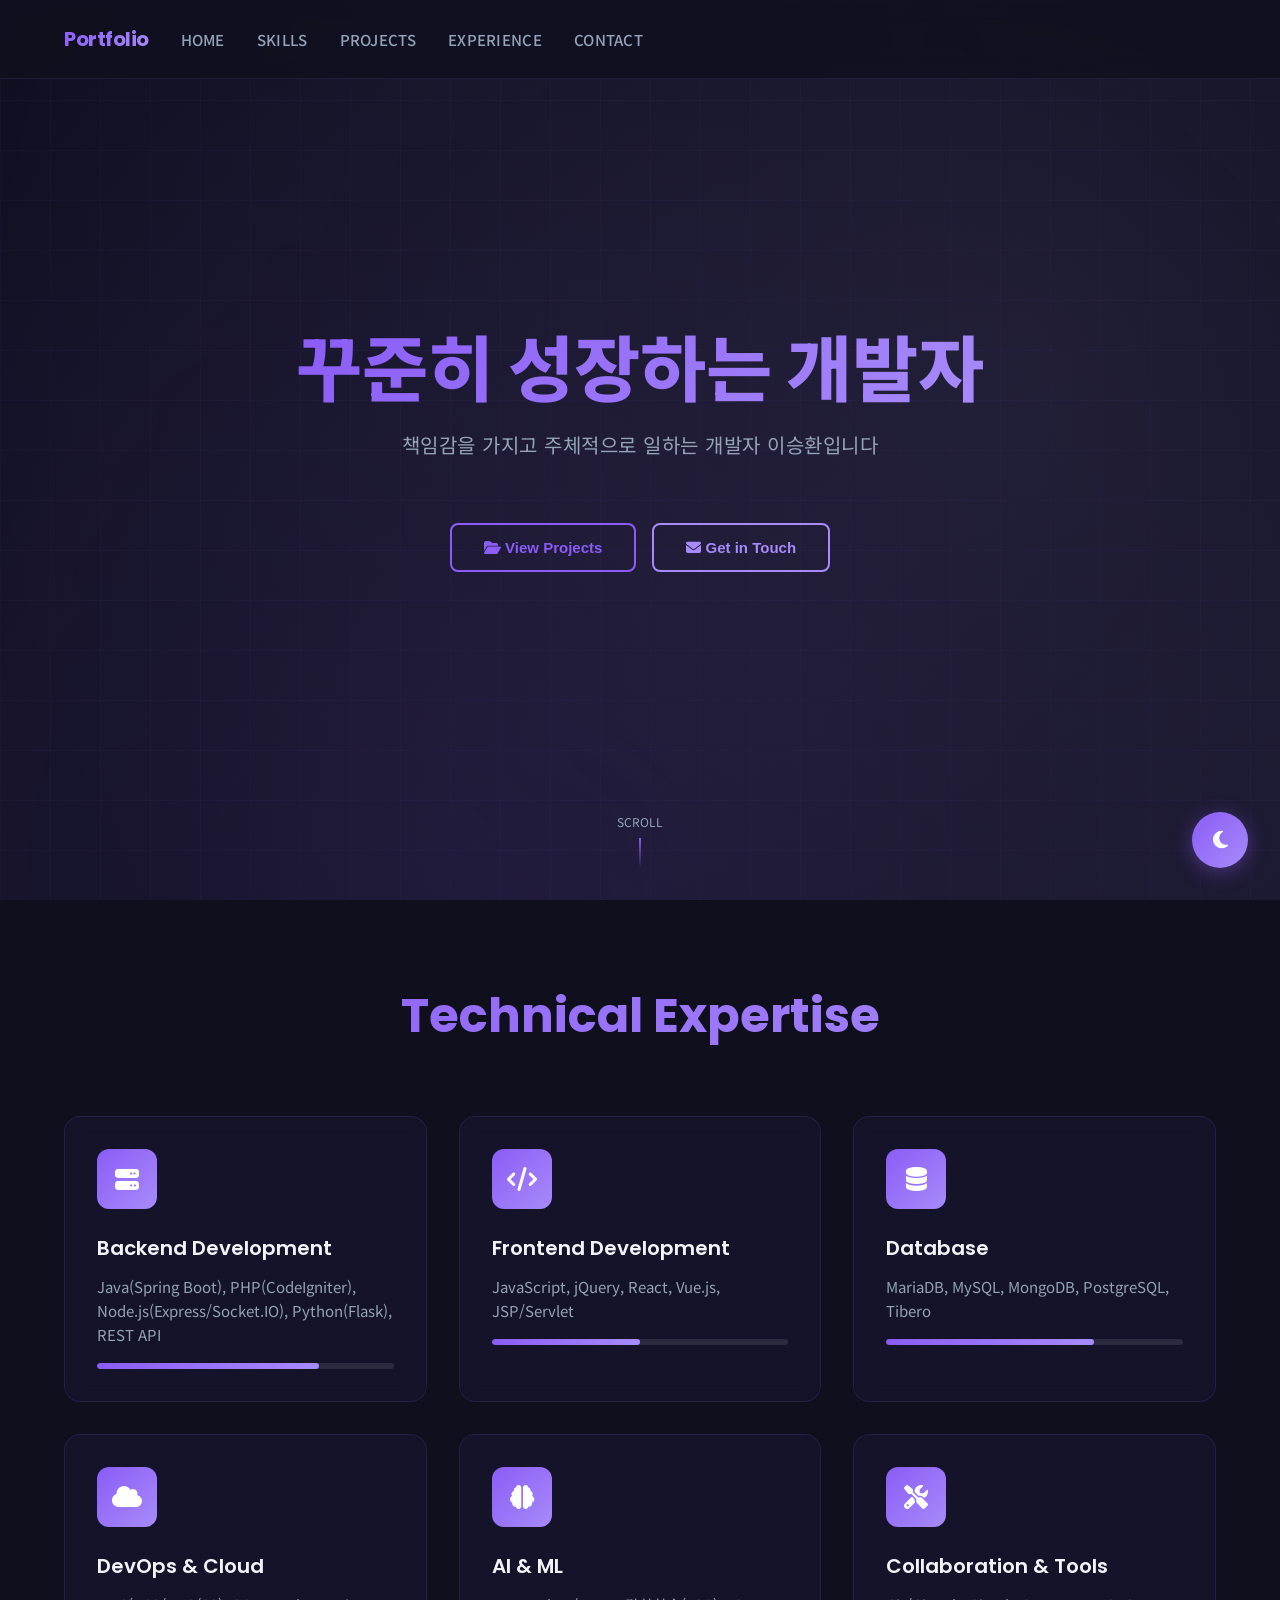
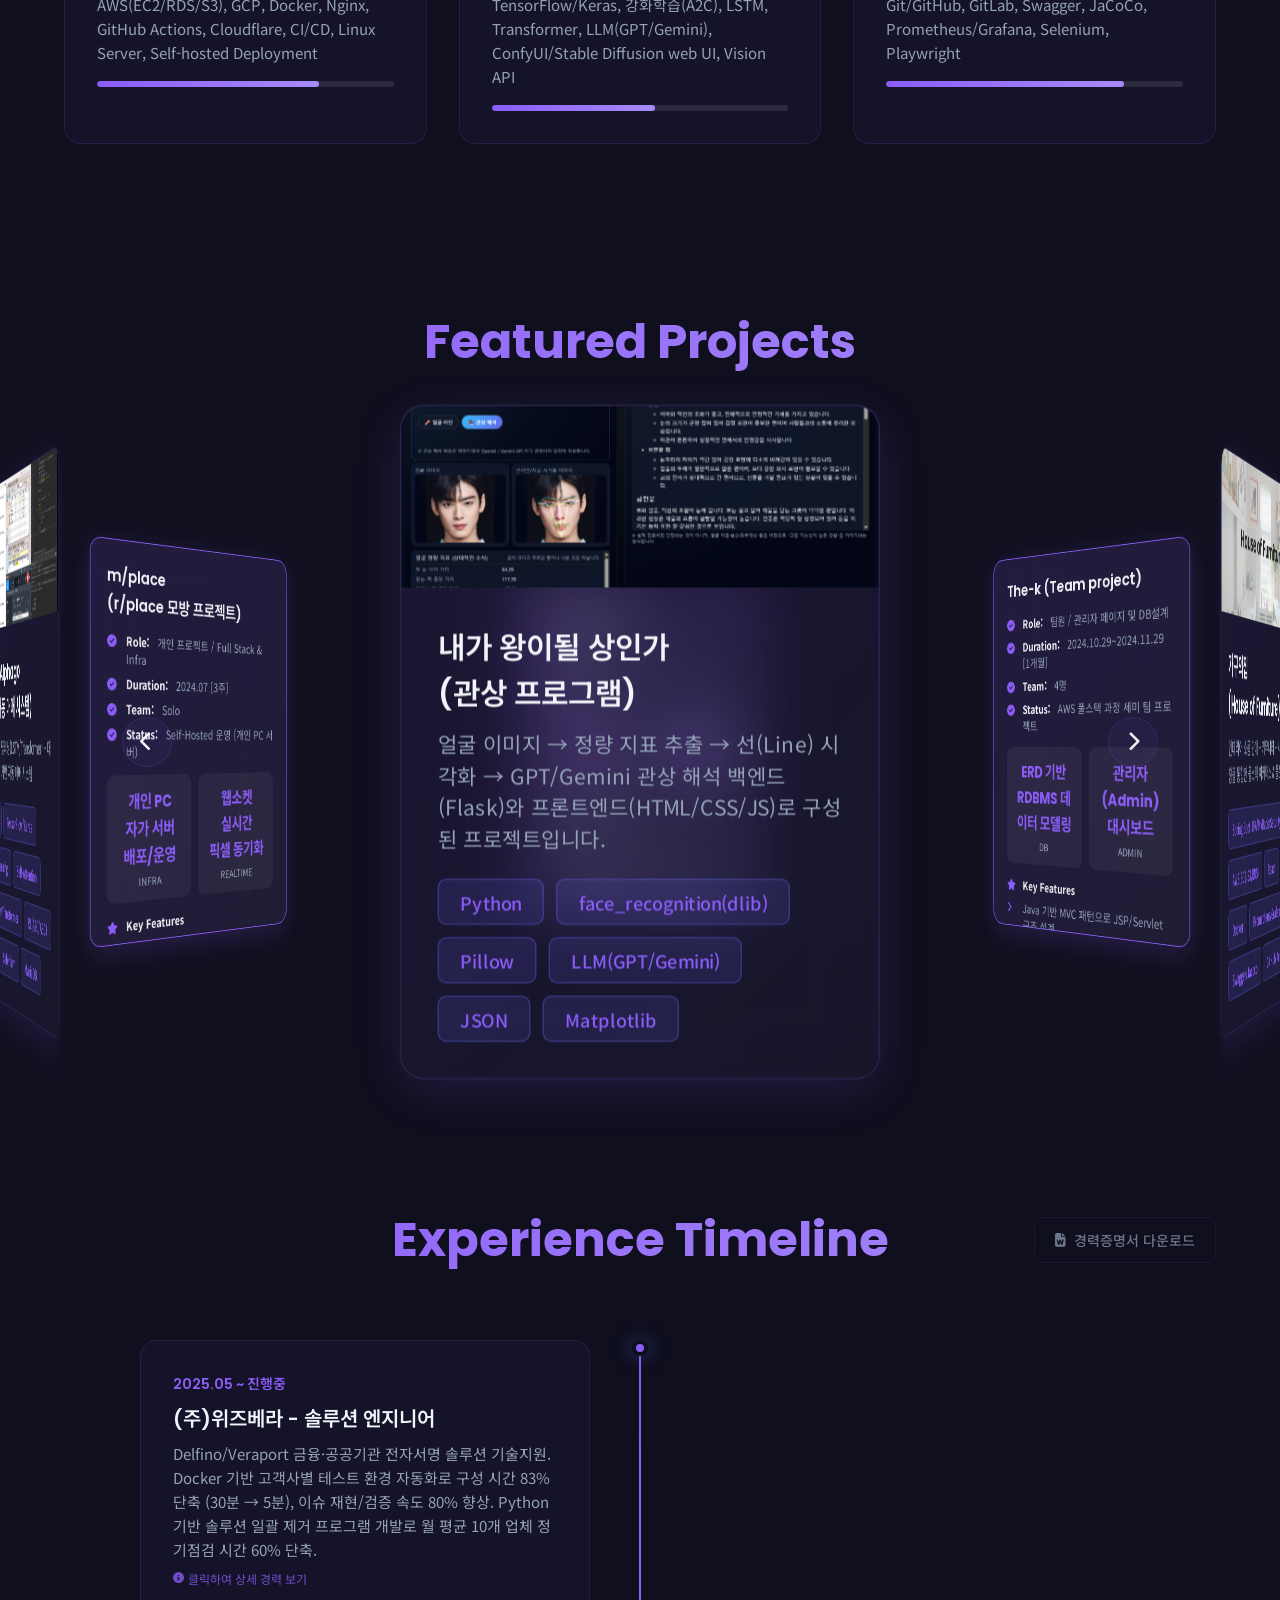
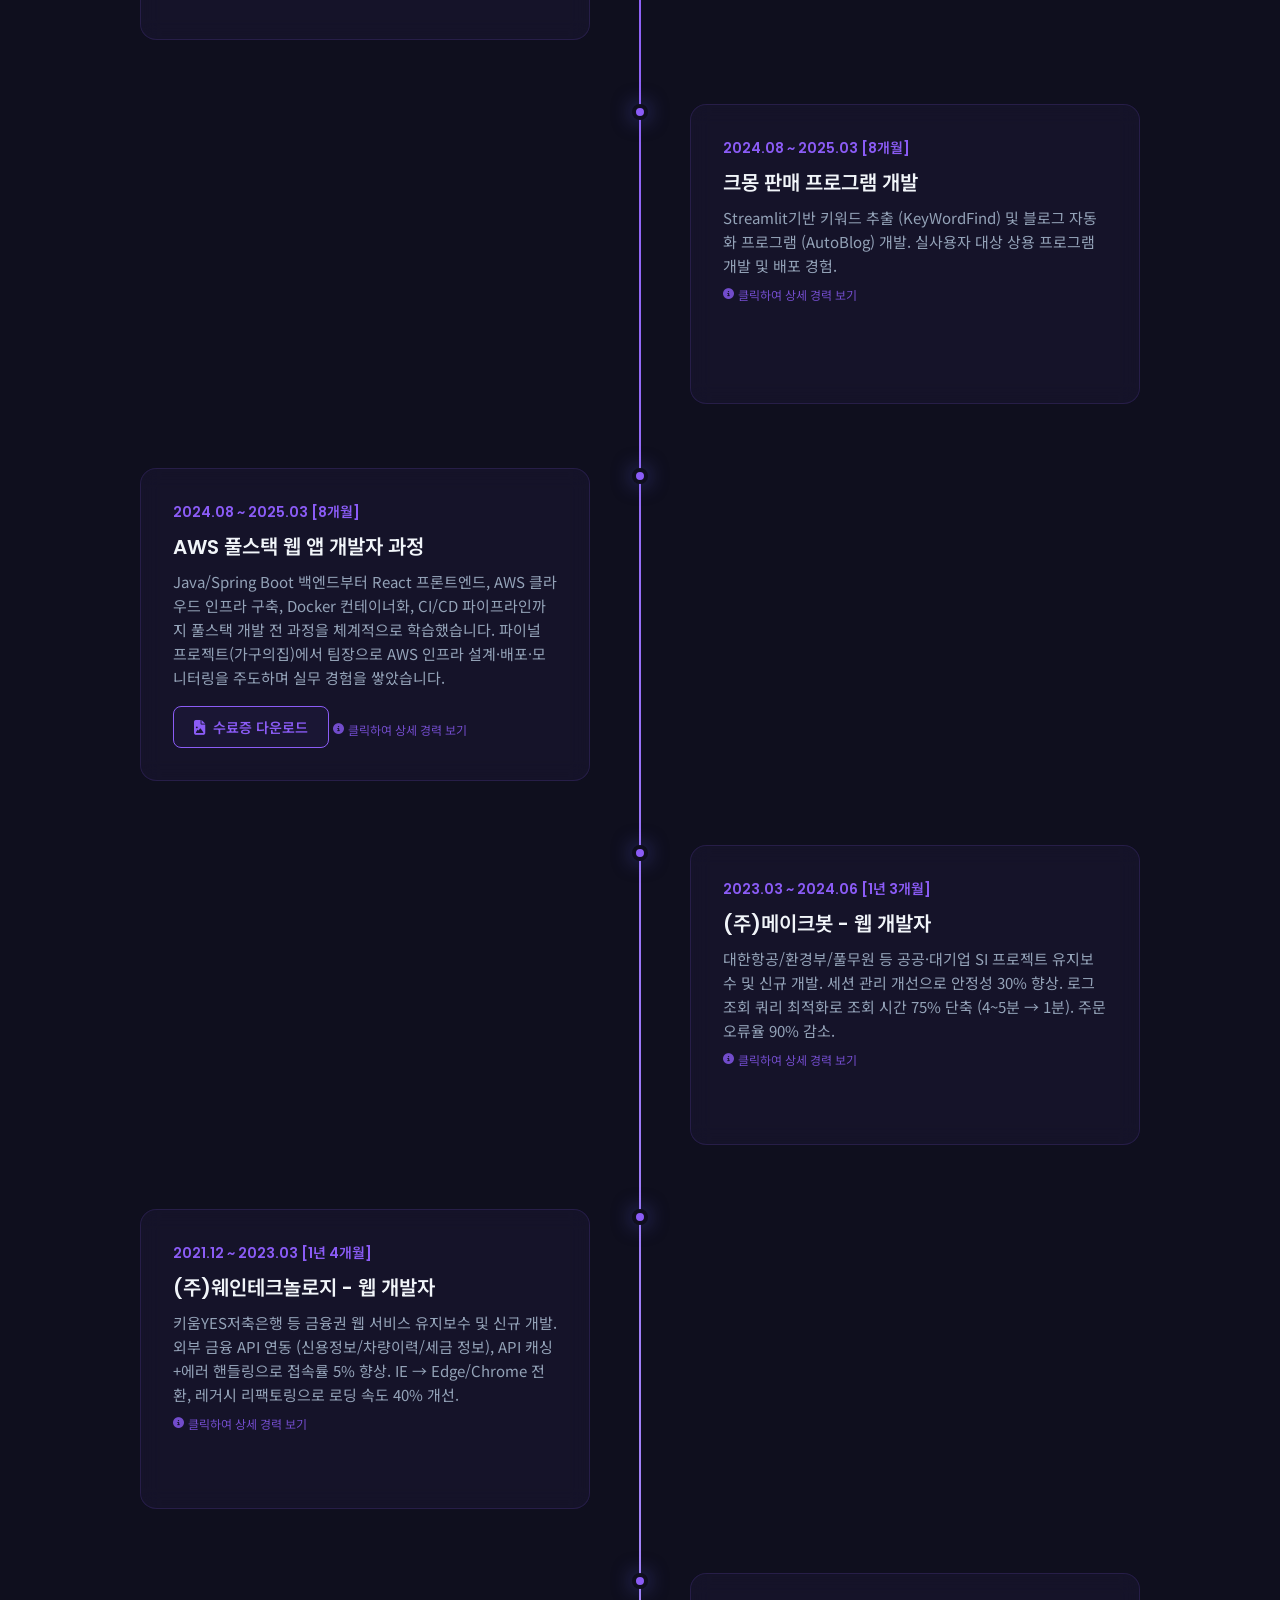
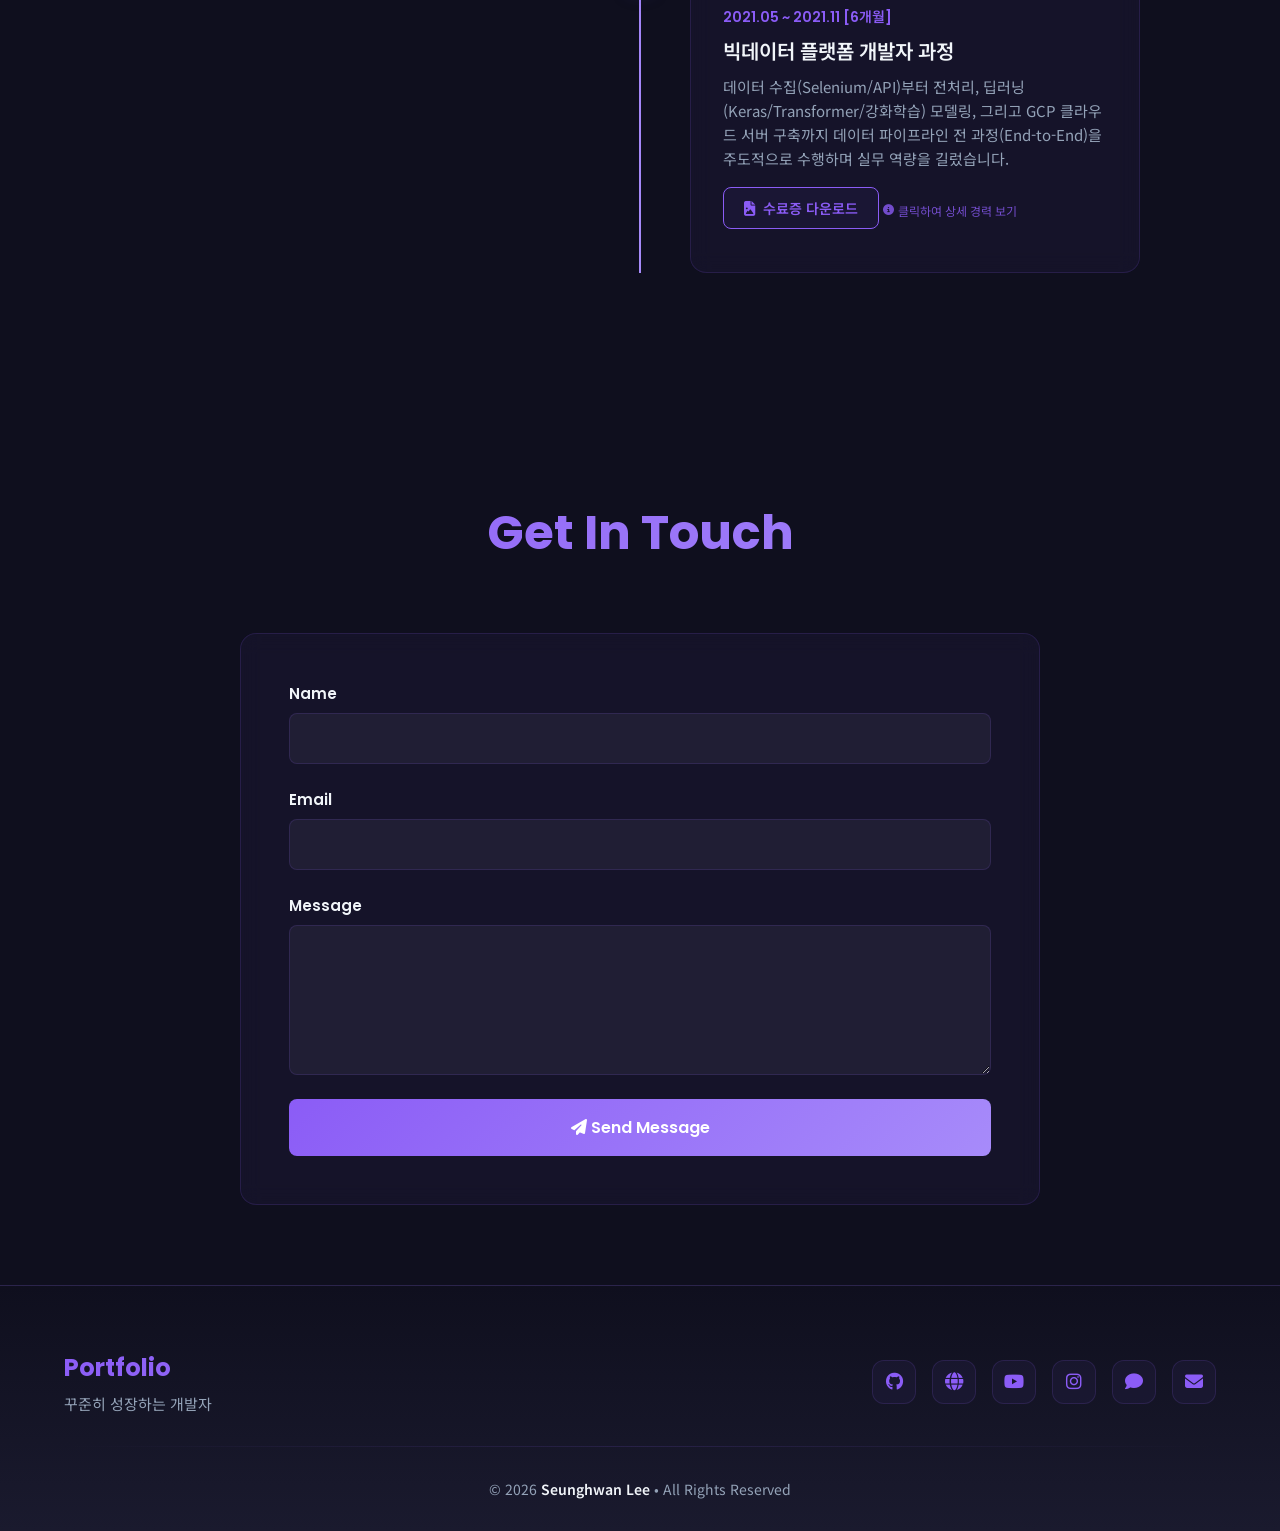
<file: index.html>
<!DOCTYPE html>
<html lang="ko">

<head>
  <meta charset="UTF-8" />
  <meta name="viewport" content="width=device-width, initial-scale=1.0, maximum-scale=5.0, user-scalable=yes" />
  <meta name="mobile-web-app-capable" content="yes" />
  <meta name="apple-mobile-web-app-capable" content="yes" />
  <meta name="apple-mobile-web-app-status-bar-style" content="black-translucent" />
  <title>Seunghwan</title>

  <!-- 한글 지원 폰트 추가 -->
  <link rel="preconnect" href="https://fonts.googleapis.com">
  <link rel="preconnect" href="https://fonts.gstatic.com" crossorigin>
  <link
    href="https://fonts.googleapis.com/css2?family=Noto+Sans+KR:wght@300;400;500;600;700;800&family=Poppins:wght@300;400;500;600;700&display=swap"
    rel="stylesheet" />
  <link rel="stylesheet" href="https://cdnjs.cloudflare.com/ajax/libs/font-awesome/6.4.0/css/all.min.css" />
  <link rel="stylesheet" href="style.css" />
</head>

<body>
  <!-- Loading Screen -->
  <div class="loading-screen">
    <div class="loading-text">Loading Portfolio...</div>
    <div class="loading-bar">
      <div class="loading-progress"></div>
    </div>
  </div>

  <!-- Background Animation -->
  <div class="bg-animation">
    <div class="bg-gradient"></div>
    <div class="grid-overlay"></div>
  </div>

  <!-- Header -->
  <header>
    <div class="header-content">
      <div class="header-left">
        <div class="logo">Portfolio</div>
        <nav id="nav">
          <a href="#home">HOME</a>
          <a href="#skills">SKILLS</a>
          <a href="#projects">PROJECTS</a>
          <a href="#timeline">EXPERIENCE</a>
          <a href="#contact">CONTACT</a>
        </nav>
      </div>
      <div class="header-right">
        <div class="nav-toggle" onclick="toggleNav()">
          <span></span><span></span><span></span>
        </div>
      </div>
    </div>
  </header>

  <!-- Floating Theme Toggle -->
  <button class="theme-toggle" onclick="toggleTheme()">
    <i class="fas fa-moon"></i>
  </button>

  <!-- Hero Section -->
  <section class="hero" id="home">
    <div class="hero-content">
      <h1 class="hero-title">Creative Developer</h1>
      <p class="hero-subtitle">Building the future, one line at a time</p>
      <div class="hero-cta">
        <button class="btn" onclick="scrollToSection('projects')">
          <i class="fas fa-folder-open"></i> View Projects
        </button>
        <button class="btn btn-secondary" onclick="scrollToSection('contact')">
          <i class="fas fa-envelope"></i> Get in Touch
        </button>
      </div>
    </div>
    <div class="scroll-indicator">SCROLL</div>
  </section>

  <!-- Skills Section -->
  <section class="skills-section fade-in" id="skills">
    <h2 class="section-title">Technical Expertise</h2>
    <div class="skills-grid" id="skillsContainer"></div>
  </section>

  <!-- 3D Carousel Section -->
  <section class="carousel-section fade-in" id="projects">
    <h2 class="section-title">Featured Projects</h2>
    <div class="carousel-container">
      <div class="carousel-3d" id="carousel"></div>

      <div class="carousel-nav prev" onclick="rotateCarousel(-1)">
        <i class="fas fa-chevron-left"></i>
      </div>
      <div class="carousel-nav next" onclick="rotateCarousel(1)">
        <i class="fas fa-chevron-right"></i>
      </div>
    </div>

    <div class="scroll-indicators" id="scrollIndicators"></div>
  </section>

  <!-- Timeline Section -->
  <section class="timeline-section fade-in" id="timeline">
    <div class="section-header">
      <h2 class="section-title">Experience Timeline</h2>
      <a href="./assets/data/seunghwan_work_experience.docx" download class="section-download-btn">
        <i class="fas fa-file-word"></i>
        경력증명서 다운로드
      </a>
    </div>
    <div class="timeline" id="timelineContainer"></div>
  </section>

  <!-- Contact Section -->
  <section class="contact-section fade-in" id="contact">
    <h2 class="section-title">Get In Touch</h2>
    <div class="contact-container">
      <form id="contact-form" class="contact-form" action="https://formspree.io/f/mbdagkel" method="POST">
        <div class="form-group">
          <label class="form-label">Name</label>
          <input type="text" name="name" class="form-input" required />
        </div>
        <div class="form-group">
          <label class="form-label">Email</label>
          <input type="email" name="email" class="form-input" required />
        </div>
        <div class="form-group">
          <label class="form-label">Message</label>
          <textarea name="message" class="form-textarea" required></textarea>
        </div>
        <button type="submit" class="submit-btn">
          <i class="fas fa-paper-plane"></i> Send Message
        </button>
      </form>
    </div>
  </section>

  <!-- Footer -->
  <footer>
    <div class="footer-content">
      <!-- Footer Top -->
      <div class="footer-top">
        <div class="footer-brand">
          <div class="footer-logo">Portfolio</div>
          <p class="footer-tagline"><!-- Loaded from data.js --></p>
        </div>

        <!-- Social Links -->
        <div class="social-links">
          <!-- Loaded from data.js -->
        </div>
      </div>

      <!-- Footer Divider -->
      <div class="footer-divider"></div>

      <!-- Footer Bottom -->
      <div class="footer-bottom">
        <div class="footer-text">
          <!-- Loaded from data.js -->
        </div>
      </div>
    </div>
  </footer>

  <!-- 데이터 파일 먼저 로드 -->
  <script src="data.js"></script>

  <!-- 메인 스크립트 -->
  <script src="script.js"></script>
</body>

</html>
</file>
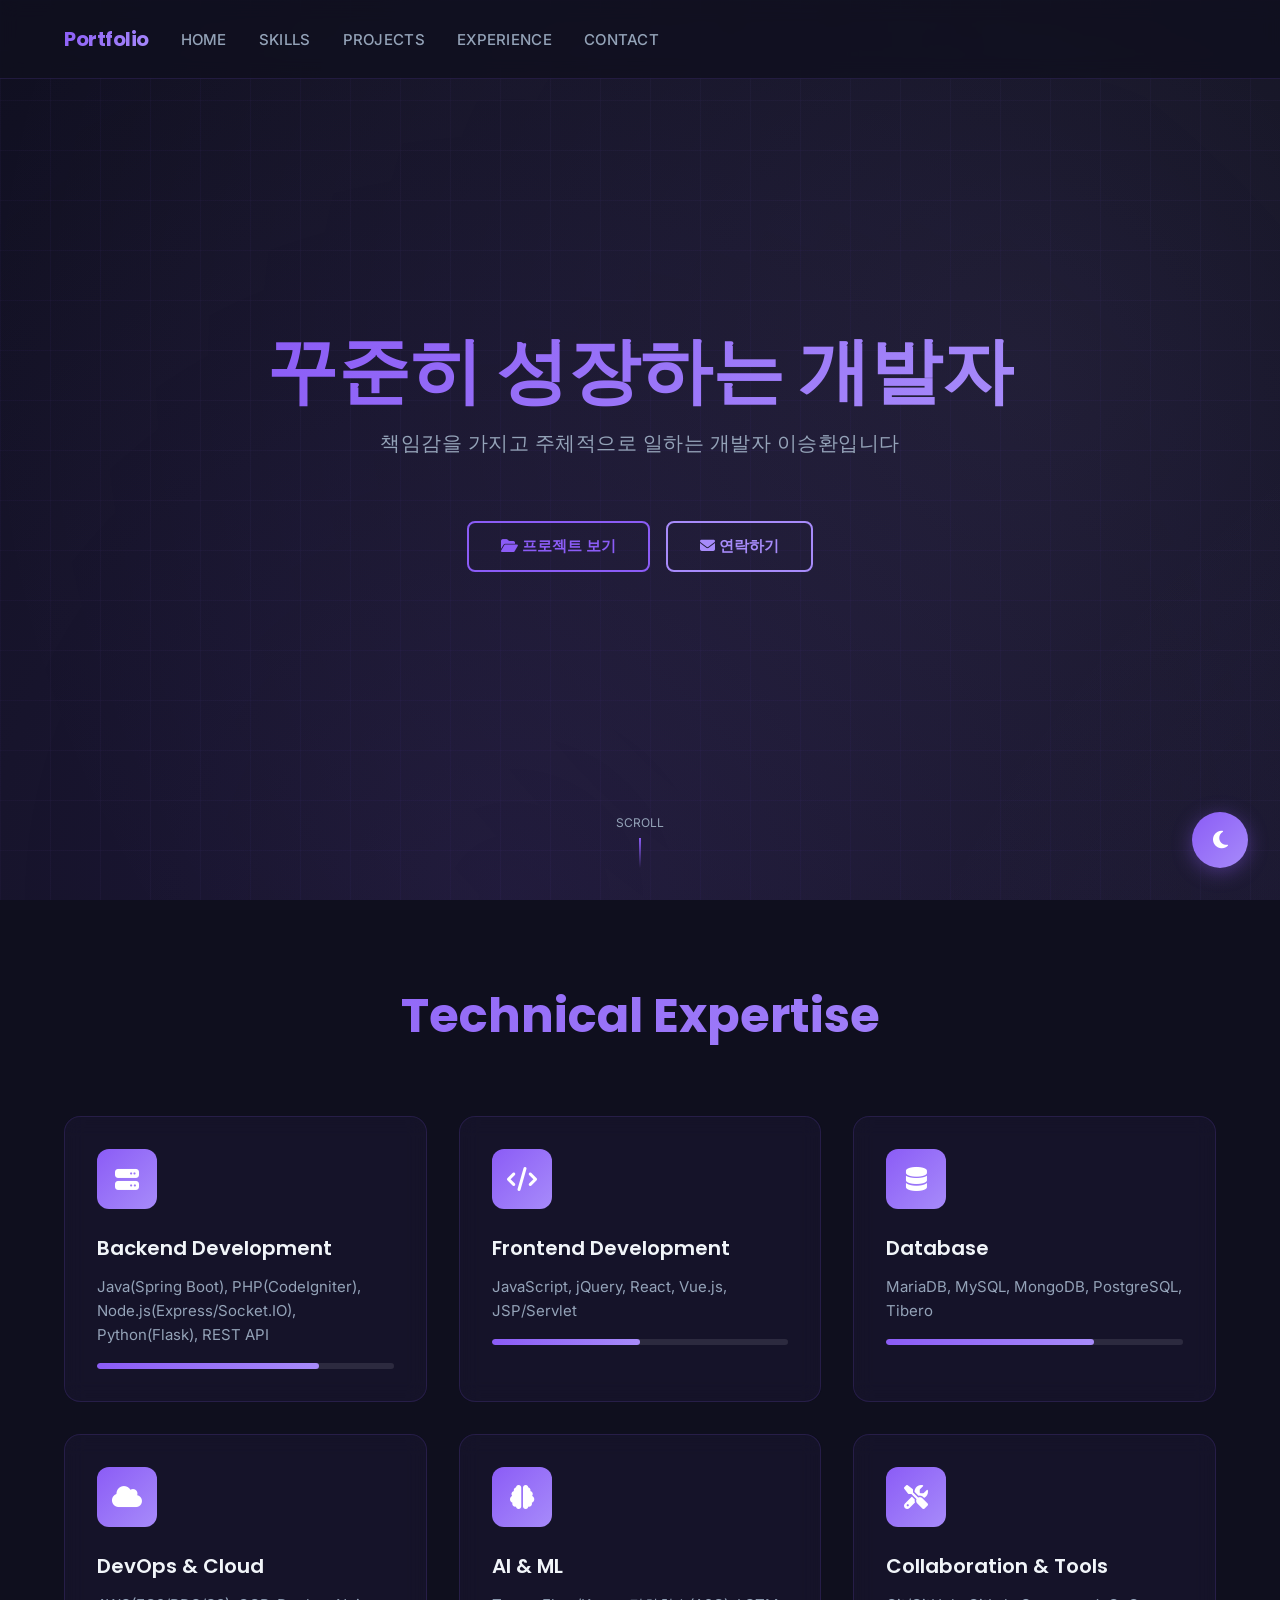
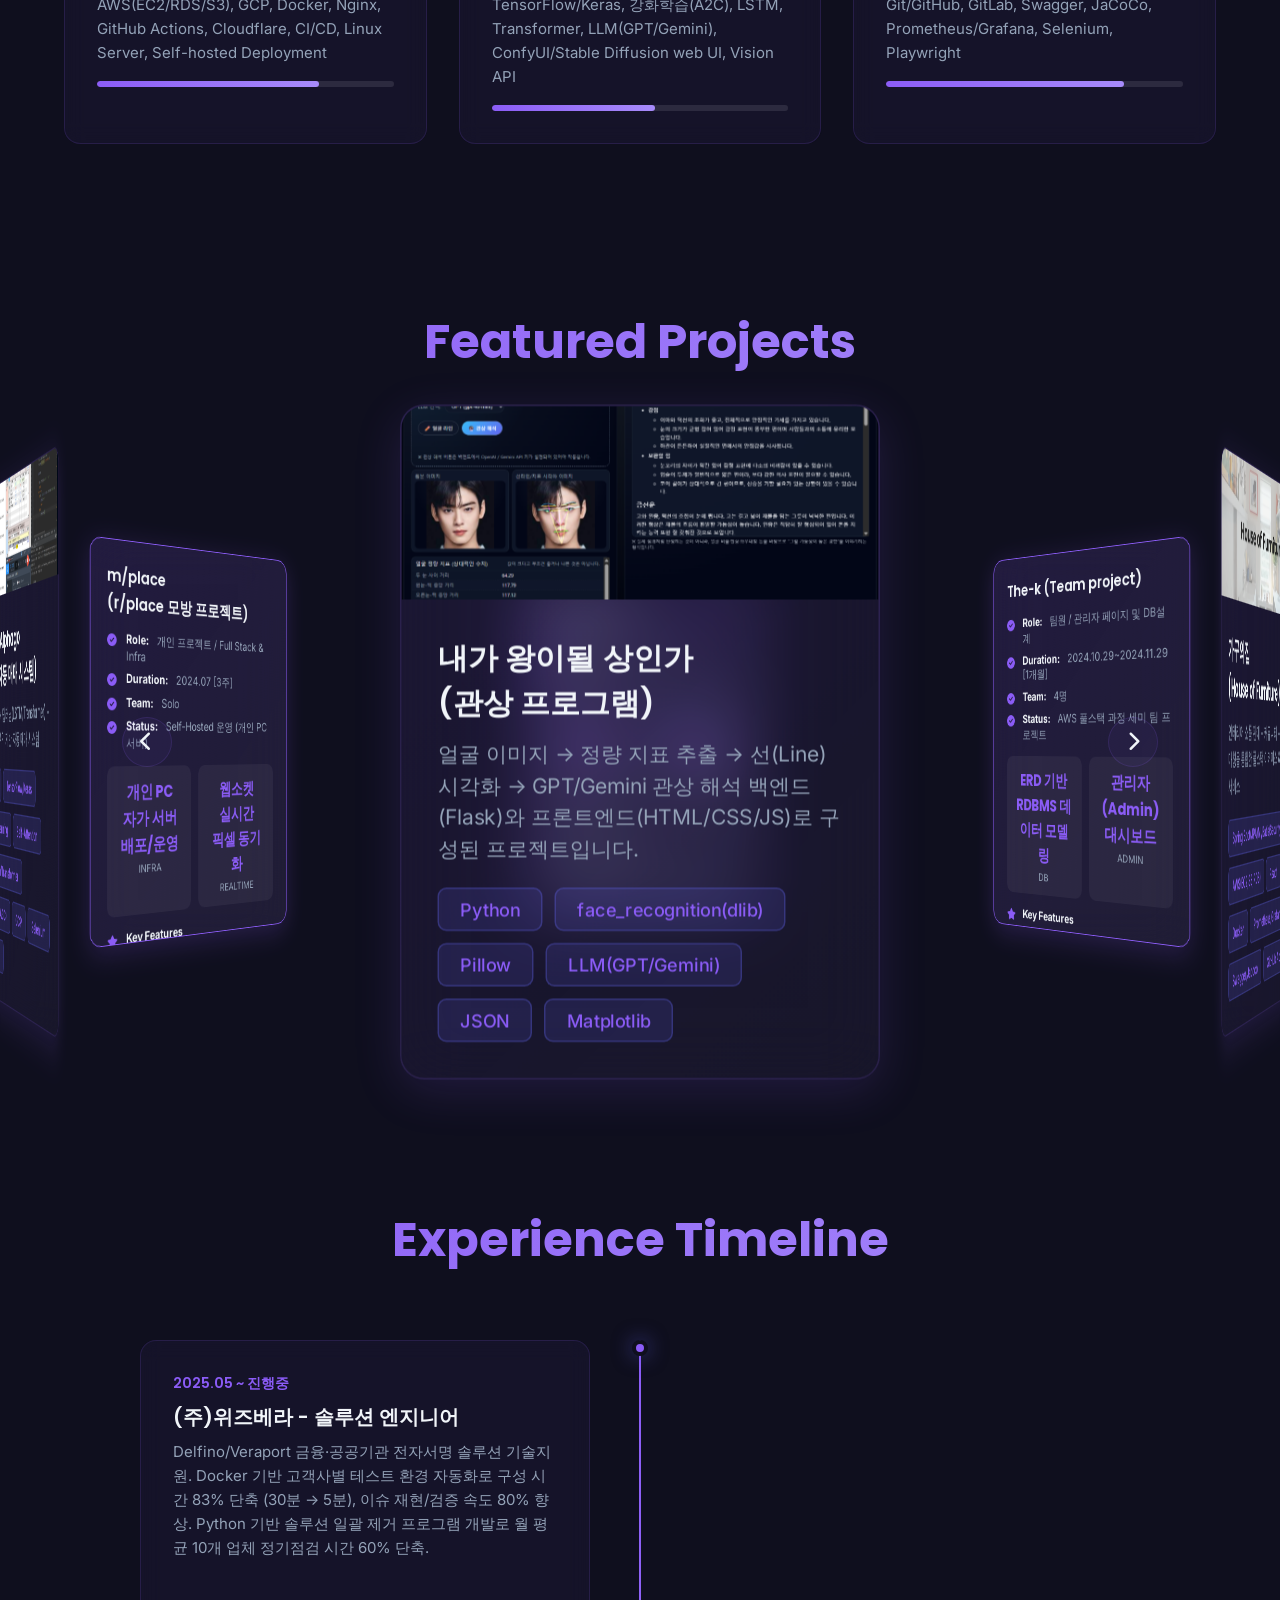
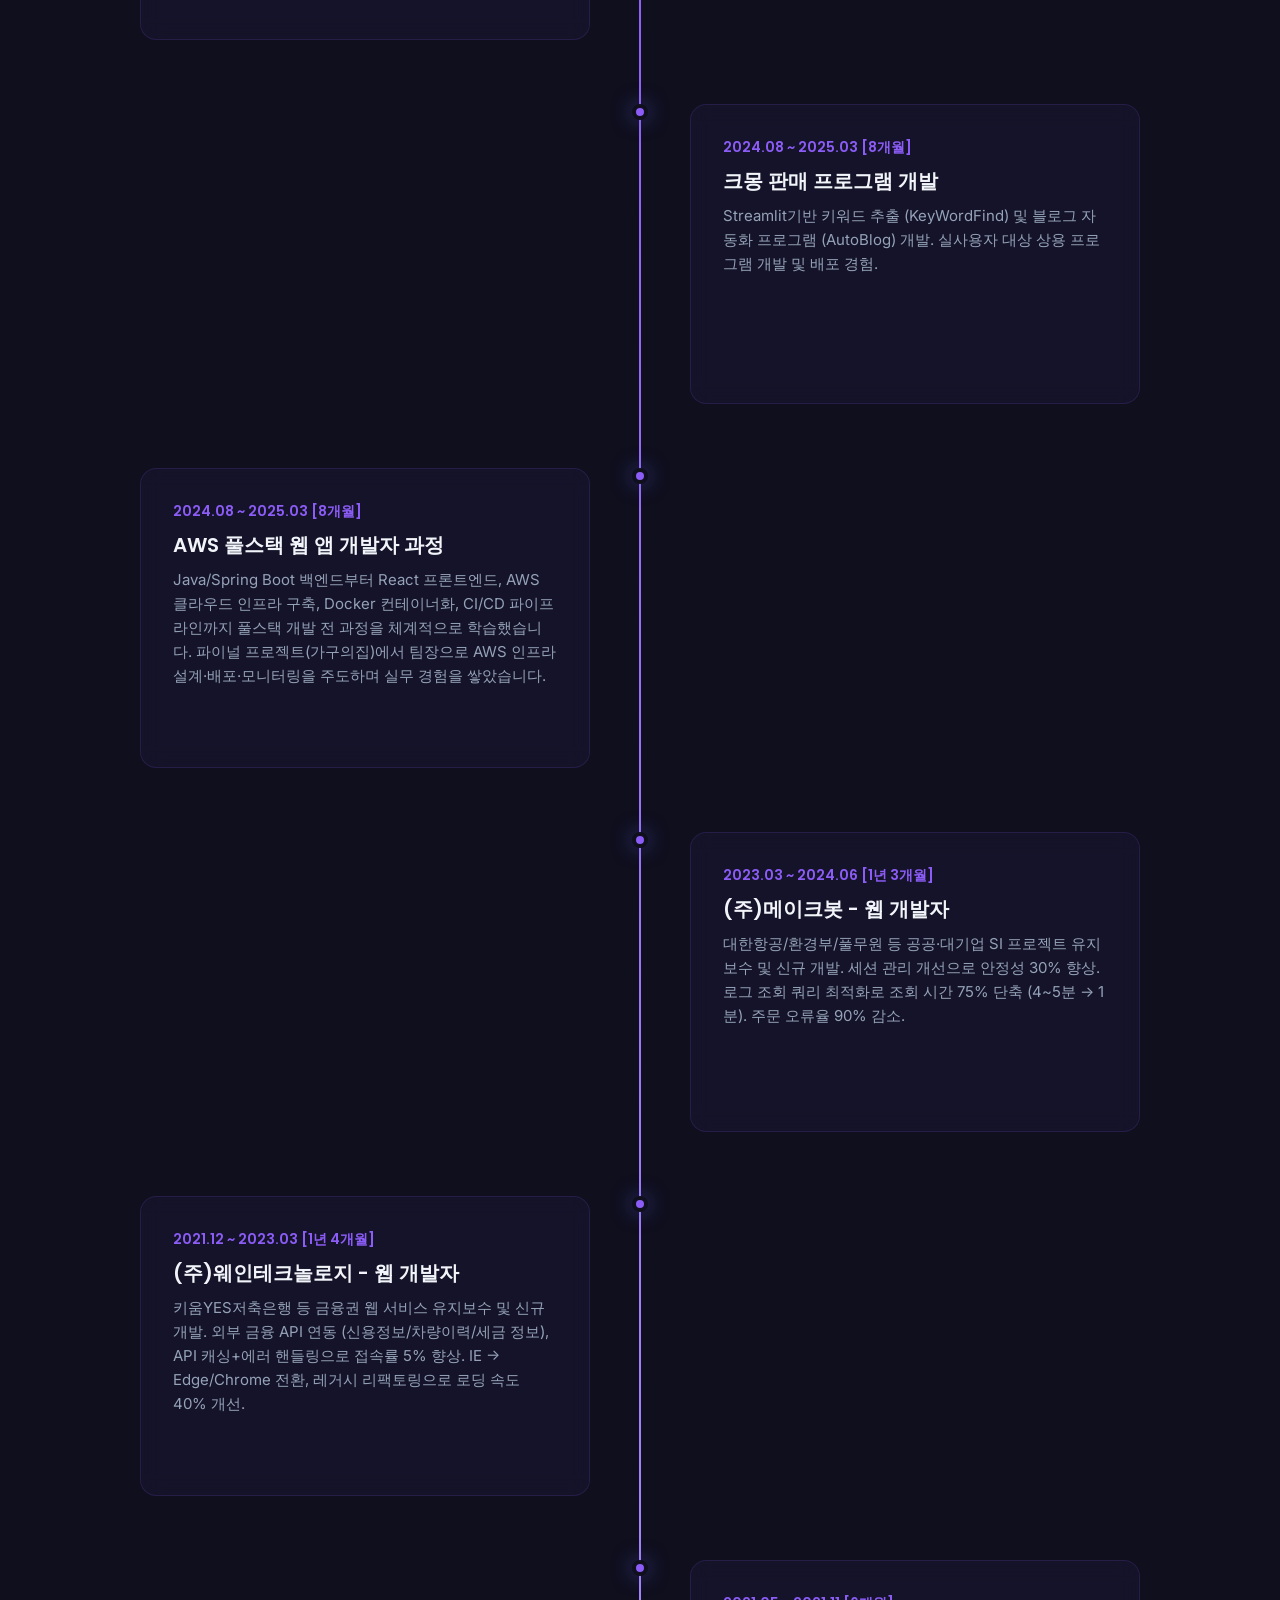
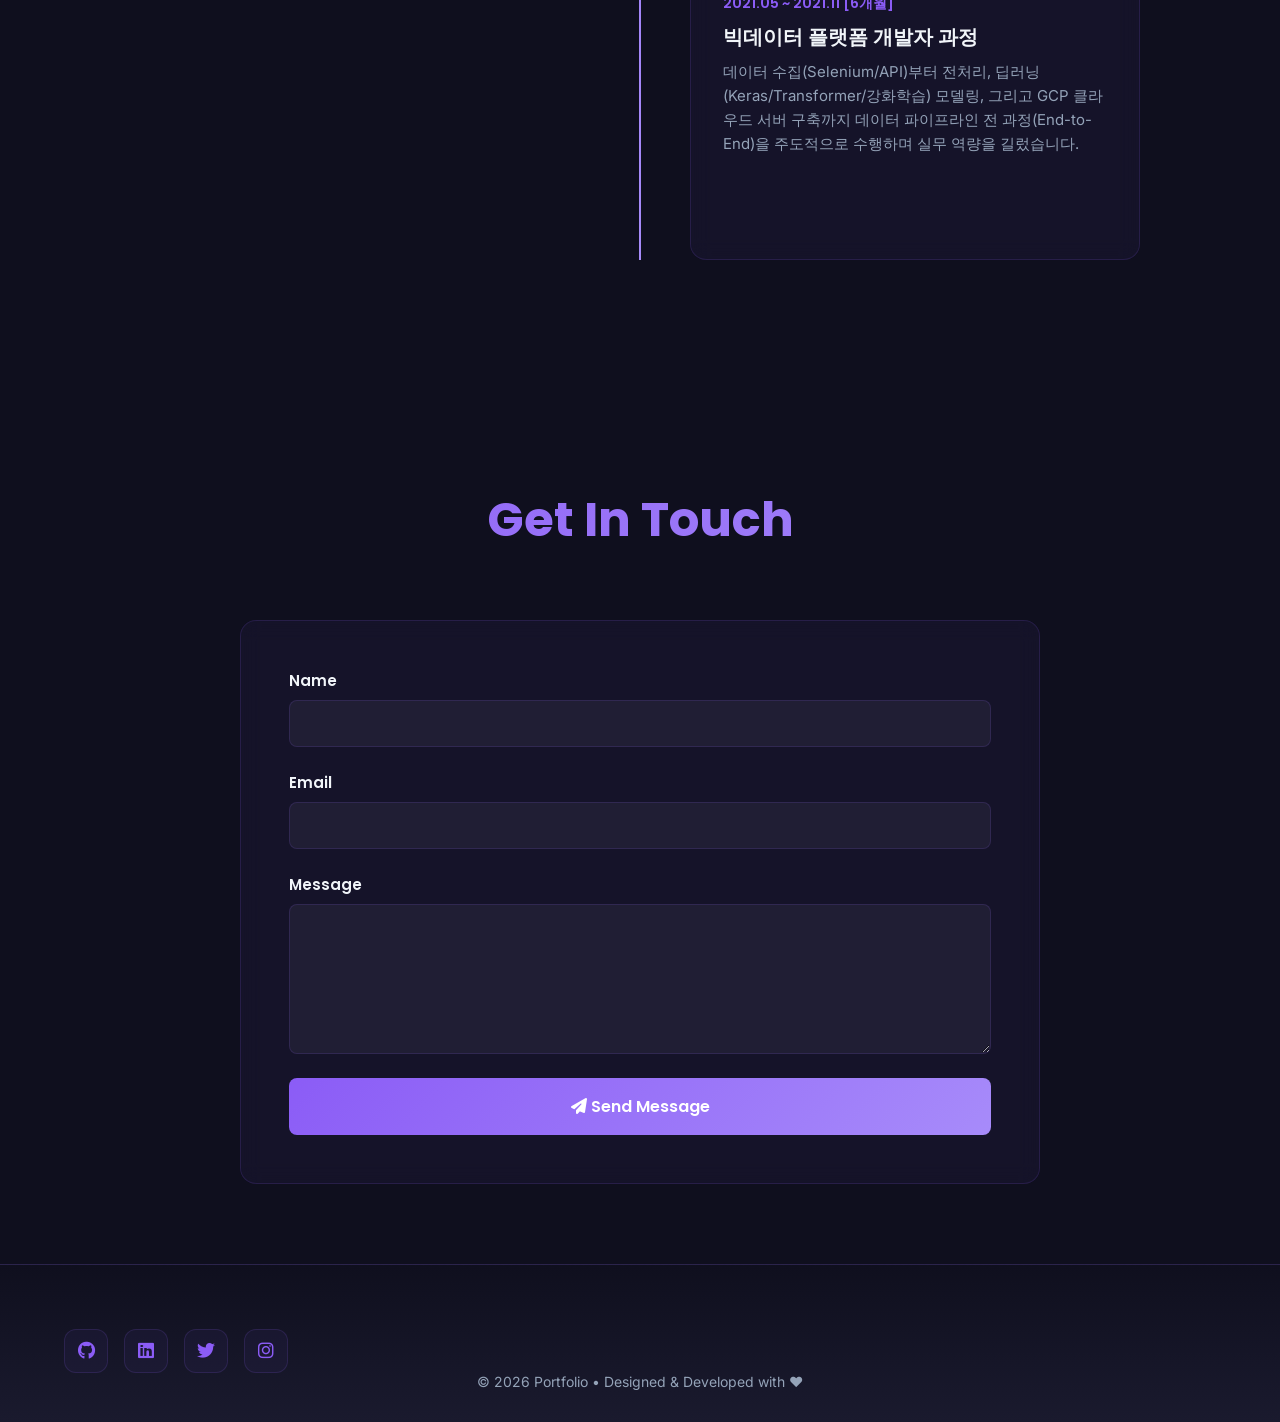
<file: test.html>
<!DOCTYPE html>
<html lang="ko">
<head>
  <meta charset="UTF-8" />
  <meta name="viewport" content="width=device-width, initial-scale=1.0, maximum-scale=5.0, user-scalable=yes" />
  <meta name="mobile-web-app-capable" content="yes" />
  <meta name="apple-mobile-web-app-capable" content="yes" />
  <meta name="apple-mobile-web-app-status-bar-style" content="black-translucent" />
  <title>test</title>

  <link href="https://fonts.googleapis.com/css2?family=Inter:wght@300;400;500;600;700;800&family=Poppins:wght@300;400;500;600;700&display=swap" rel="stylesheet" />
  <link rel="stylesheet" href="https://cdnjs.cloudflare.com/ajax/libs/font-awesome/6.4.0/css/all.min.css" />
  <link rel="stylesheet" href="style.css" />
</head>

<body>
  <!-- Loading Screen -->
  <div class="loading-screen">
    <div class="loading-text">Loading Portfolio...</div>
    <div class="loading-bar">
      <div class="loading-progress"></div>
    </div>
  </div>

  <!-- Background Animation -->
  <div class="bg-animation">
    <div class="bg-gradient"></div>
    <div class="grid-overlay"></div>
  </div>

  <!-- Header -->
  <header>
    <div class="header-content">
      <div class="header-left">
        <div class="logo">Portfolio</div>
        <nav id="nav">
          <a href="#home">HOME</a>
          <a href="#skills">SKILLS</a>
          <a href="#projects">PROJECTS</a>
          <a href="#timeline">EXPERIENCE</a>
          <a href="#contact">CONTACT</a>
        </nav>
      </div>
      <div class="header-right">
        <div class="nav-toggle" onclick="toggleNav()">
          <span></span><span></span><span></span>
        </div>
      </div>
    </div>
  </header>

  <!-- Floating Theme Toggle -->
  <button class="theme-toggle" onclick="toggleTheme()">
    <i class="fas fa-moon"></i>
  </button>

  <!-- Hero Section -->
  <section class="hero" id="home">
    <div class="hero-content">
      <h1 class="hero-title">꾸준히 성장하는 개발자</h1>
      <p class="hero-subtitle">책임감을 가지고 주체적으로 일하는 개발자 이승환입니다</p>
      <div class="hero-cta">
        <button class="btn" onclick="scrollToSection('projects')">
          <i class="fas fa-folder-open"></i> 프로젝트 보기
        </button>
        <button class="btn btn-secondary" onclick="scrollToSection('contact')">
          <i class="fas fa-envelope"></i> 연락하기
        </button>
      </div>
    </div>
    <div class="scroll-indicator">SCROLL</div>
  </section>

  <!-- Skills Section -->
  <section class="skills-section fade-in" id="skills">
    <h2 class="section-title">Technical Expertise</h2>
    <div class="skills-grid" id="skillsContainer"></div>
  </section>

  <!-- 3D Carousel Section -->
  <section class="carousel-section fade-in" id="projects">
    <h2 class="section-title">Featured Projects</h2>
    <div class="carousel-container">
      <div class="carousel-3d" id="carousel"></div>

      <div class="carousel-nav prev" onclick="rotateCarousel(-1)">
        <i class="fas fa-chevron-left"></i>
      </div>
      <div class="carousel-nav next" onclick="rotateCarousel(1)">
        <i class="fas fa-chevron-right"></i>
      </div>
    </div>

    <div class="scroll-indicators" id="scrollIndicators"></div>
  </section>

  <!-- Timeline Section -->
  <section class="timeline-section fade-in" id="timeline">
    <h2 class="section-title">Experience Timeline</h2>
    <div class="timeline" id="timelineContainer"></div>
  </section>

  <!-- Contact Section -->
  <section class="contact-section fade-in" id="contact">
    <h2 class="section-title">Get In Touch</h2>
    <div class="contact-container">
      <form class="contact-form" onsubmit="handleSubmit(event)">
        <div class="form-group">
          <label class="form-label">Name</label>
          <input type="text" class="form-input" required />
        </div>
        <div class="form-group">
          <label class="form-label">Email</label>
          <input type="email" class="form-input" required />
        </div>
        <div class="form-group">
          <label class="form-label">Message</label>
          <textarea class="form-textarea" required></textarea>
        </div>
        <button type="submit" class="submit-btn">
          <i class="fas fa-paper-plane"></i> Send Message
        </button>
      </form>
    </div>
  </section>

  <!-- Footer -->
  <footer>
    <div class="footer-content">
      <div class="social-links">
        <a href="#" class="social-link"><i class="fab fa-github"></i></a>
        <a href="#" class="social-link"><i class="fab fa-linkedin"></i></a>
        <a href="#" class="social-link"><i class="fab fa-twitter"></i></a>
        <a href="#" class="social-link"><i class="fab fa-instagram"></i></a>
      </div>
      <div class="footer-text">© 2026 Portfolio • Designed & Developed with ❤️</div>
    </div>
  </footer>

  <!-- ✅ 1) 데이터 파일 먼저 로드 -->
  <script src="data.js"></script>

  <!-- ✅ 2) 기존 스크립트(로직) -->
  <script>
    // ===== DATA FROM data.js =====
    const { skills: skillsData, projects: projectsData, timeline: timelineData } = window.PORTFOLIO_DATA;

    // ===== INITIALIZATION FUNCTIONS =====

    // Load Skills
    function loadSkills() {
      const container = document.getElementById('skillsContainer');
      container.innerHTML = skillsData.map(skill => `
        <div class="skill-card">
          <div class="skill-icon">
            <i class="${skill.icon}"></i>
          </div>
          <div class="skill-name">${skill.name}</div>
          <p class="skill-description">${skill.description}</p>
          <div class="skill-bar">
            <div class="skill-progress" data-progress="${skill.progress}"></div>
          </div>
        </div>
      `).join('');
    }

    // Load Projects
    let currentRotation = 0;
    const carousel = document.getElementById('carousel');
    const scrollIndicators = document.getElementById('scrollIndicators');
    let angleStep = 0;

    function loadProjects() {
      angleStep = 360 / projectsData.length;
      carousel.innerHTML = '';
      scrollIndicators.innerHTML = '';
      const isMobile = window.innerWidth <= 768;

      // 모바일용 인디케이터
      if (isMobile) {
        projectsData.forEach((_, index) => {
          const dot = document.createElement('div');
          dot.className = 'scroll-dot';
          if (index === 0) dot.classList.add('active');
          scrollIndicators.appendChild(dot);
        });
      }

      projectsData.forEach((project, index) => {
        const card = document.createElement('div');
        card.className = 'project-card';
        card.setAttribute('data-index', index);

        if (!isMobile) {
          card.style.transform = `
            translateX(-50%) translateY(-50%)
            rotateY(${angleStep * index}deg)
            translateZ(600px)
          `;
        }

        const frontHTML = `
          <div class="card-face card-front">
            <div class="project-image">
              ${project.image
                ? `<img src="${project.image}" alt="${project.title}">`
                : `<i class="${project.icon}"></i>`
              }
            </div>
            <div class="card-content">
              <h3 class="project-title">${project.title}</h3>
              <p class="project-desc">${project.description}</p>
              <div class="tech-tags">
                ${project.techStack.map(tech => `<span class="tech-tag">${tech}</span>`).join('')}
              </div>
            </div>
          </div>
        `;

        const backHTML = `
          <div class="card-face card-back">
            <h3 class="back-title">${project.title}</h3>

            <div class="project-details">
              ${Object.entries(project.details).map(([key, value]) => `
                <div class="detail-item">
                  <i class="fas fa-check-circle"></i>
                  <div>
                    <strong>${key.charAt(0).toUpperCase() + key.slice(1)}:</strong>
                    <span>${value}</span>
                  </div>
                </div>
              `).join('')}
            </div>

            <div class="project-stats">
              ${Object.entries(project.stats).map(([key, value]) => `
                <div class="stat-item">
                  <div class="stat-number">${value}</div>
                  <div class="stat-label">${key.toUpperCase()}</div>
                </div>
              `).join('')}
            </div>

            <div class="project-details">
              <div class="detail-item" style="margin-bottom: 0.5rem;">
                <i class="fas fa-star"></i>
                <strong>Key Features</strong>
              </div>
              ${project.features.map(feature => `
                <div class="detail-item">
                  <i class="fas fa-angle-right"></i>
                  <span>${feature}</span>
                </div>
              `).join('')}
            </div>

            <div class="project-links">
              ${project.links.github
                ? `<a href="${project.links.github}" target="_blank" class="project-link secondary">
                    <i class="fab fa-github"></i> GitHub
                  </a>`
                : ''
              }
              ${project.links.demo
                ? `<a href="${project.links.demo}" target="_blank" class="project-link">
                    <i class="fas fa-external-link-alt"></i> Demo
                  </a>`
                : ''
              }
              ${project.links.download
                ? `<a href="${project.links.download}" download class="project-link secondary">
                    <i class="fas fa-download"></i> Download
                  </a>`
                : ''
              }
            </div>
          </div>
        `;

        card.innerHTML = `<div class="card-inner">${frontHTML}${backHTML}</div>`;

        card.addEventListener('click', function (e) {
          if (!e.target.closest('.project-link')) {
            this.classList.toggle('flipped');
          }
        });

        carousel.appendChild(card);
      });
    }

    // Load Timeline
    function loadTimeline() {
      const container = document.getElementById('timelineContainer');
      container.innerHTML = timelineData.map(item => `
        <div class="timeline-item">
          <div class="timeline-content">
            <div class="timeline-date">${item.date}</div>
            <h3 class="timeline-title">${item.title}</h3>
            <p class="timeline-desc">${item.description}</p>
          </div>
          <div class="timeline-dot"></div>
        </div>
      `).join('');
    }

    // ===== CAROUSEL FUNCTIONS =====
    function rotateCarousel(direction) {
      const isMobile = window.innerWidth <= 768;

      if (isMobile) {
        const firstCard = carousel.querySelector('.project-card');
        if (!firstCard) return;
        const scrollAmount = firstCard.offsetWidth + 24;
        carousel.scrollBy({ left: direction * scrollAmount, behavior: 'smooth' });
      } else {
        currentRotation += angleStep * direction;
        carousel.style.transform = `rotateY(${currentRotation}deg)`;
      }
    }

    // Touch/Swipe + Mobile Indicator
    (function setupCarouselInput() {
      let touchStartX = 0, touchStartY = 0;
      let touchEndX = 0, touchEndY = 0;
      const swipeThreshold = 50;

      carousel.addEventListener('touchstart', e => {
        touchStartX = e.changedTouches[0].screenX;
        touchStartY = e.changedTouches[0].screenY;
      }, { passive: true });

      carousel.addEventListener('touchmove', e => {
        const touchMoveX = e.changedTouches[0].screenX;
        const touchMoveY = e.changedTouches[0].screenY;
        const diffX = Math.abs(touchMoveX - touchStartX);
        const diffY = Math.abs(touchMoveY - touchStartY);

        // 데스크탑/태블릿(3D)에서 가로 스와이프만 막기
        if (window.innerWidth > 768 && diffX > diffY) e.preventDefault();
      }, { passive: false });

      carousel.addEventListener('touchend', e => {
        touchEndX = e.changedTouches[0].screenX;
        touchEndY = e.changedTouches[0].screenY;

        const diffX = touchStartX - touchEndX;
        const diffY = Math.abs(touchStartY - touchEndY);

        if (window.innerWidth > 768 && Math.abs(diffX) > diffY) {
          if (diffX > swipeThreshold) rotateCarousel(1);
          if (diffX < -swipeThreshold) rotateCarousel(-1);
        }
      }, { passive: true });

      // 모바일: 스크롤 인디케이터
      carousel.addEventListener('scroll', () => {
        if (window.innerWidth > 768) return;
        const card = carousel.querySelector('.project-card');
        if (!card) return;

        const cardWidth = card.offsetWidth;
        const gap = 24;
        const currentIndex = Math.round(carousel.scrollLeft / (cardWidth + gap));

        document.querySelectorAll('.scroll-dot').forEach((dot, index) => {
          dot.classList.toggle('active', index === currentIndex);
        });
      });
    })();

    // Keyboard Navigation
    document.addEventListener('keydown', e => {
      if (e.key === 'ArrowLeft') rotateCarousel(-1);
      if (e.key === 'ArrowRight') rotateCarousel(1);
    });

    // ===== UTILITY FUNCTIONS =====
    function scrollToSection(id) {
      document.getElementById(id).scrollIntoView({ behavior: 'smooth', block: 'start' });
    }

    function toggleNav() {
      document.getElementById('nav').classList.toggle('active');
    }

    function toggleTheme() {
      document.body.classList.toggle('light-theme');
      const icon = document.querySelector('.theme-toggle i');
      icon.className = document.body.classList.contains('light-theme') ? 'fas fa-sun' : 'fas fa-moon';
    }

    function handleSubmit(e) {
      e.preventDefault();
      alert("Thank you for your message! I'll get back to you soon. 🚀");
      e.target.reset();
    }

    // Scroll Animations
    const observerOptions = { threshold: 0.1, rootMargin: '0px 0px -100px 0px' };
    const observer = new IntersectionObserver(entries => {
      entries.forEach(entry => {
        if (entry.isIntersecting) {
          entry.target.classList.add('visible');

          if (entry.target.classList.contains('skills-section')) {
            document.querySelectorAll('.skill-progress').forEach(bar => {
              const progress = bar.getAttribute('data-progress');
              setTimeout(() => { bar.style.width = progress + '%'; }, 200);
            });
          }
        }
      });
    }, observerOptions);

    document.querySelectorAll('.fade-in').forEach(el => observer.observe(el));

    // Smooth Scroll for Navigation
    document.querySelectorAll('nav a').forEach(anchor => {
      anchor.addEventListener('click', function (e) {
        e.preventDefault();
        const target = this.getAttribute('href');
        document.querySelector(target).scrollIntoView({ behavior: 'smooth', block: 'start' });
        document.getElementById('nav').classList.remove('active');
      });
    });

    // Loading Screen
    window.addEventListener('load', () => {
      setTimeout(() => {
        document.querySelector('.loading-screen').classList.add('hidden');
      }, 1500);
    });

    // Initialize Everything
    window.addEventListener('DOMContentLoaded', () => {
      loadSkills();
      loadProjects();
      loadTimeline();
    });

    // 윈도우 리사이즈 시 카루셀 재로드
    let resizeTimer;
    window.addEventListener('resize', () => {
      clearTimeout(resizeTimer);
      resizeTimer = setTimeout(() => {
        loadProjects();
      }, 250);
    });

    // Parallax Effect
    document.addEventListener('mousemove', e => {
      const moveX = (e.clientX - window.innerWidth / 2) / 50;
      const moveY = (e.clientY - window.innerHeight / 2) / 50;

      document.querySelector('.bg-gradient').style.transform = `translate(${moveX}px, ${moveY}px)`;
    });
  </script>
</body>
</html>
</file>
<file: style.css>
:root {
    --primary: #8b5cf6;
    --secondary: #a78bfa;
    --accent: #c4b5fd;
    --dark: #0f0f1e;
    --dark-lighter: #1a1a2e;
    --glass: rgba(139, 92, 246, 0.05);
    --glass-border: rgba(139, 92, 246, 0.15);
    --text-primary: #f1f5f9;
    --text-secondary: #94a3b8;
}

* {
    margin: 0;
    padding: 0;
    box-sizing: border-box;
}

body {
    /* 한글 지원을 위해 Noto Sans KR 추가 */
    font-family: 'Noto Sans KR', 'Inter', -apple-system, BlinkMacSystemFont, sans-serif;
    background: var(--dark);
    color: var(--text-primary);
    overflow-x: hidden;
    -webkit-font-smoothing: antialiased;
    -moz-osx-font-smoothing: grayscale;
    touch-action: pan-y;
}

/* 영문 전용 부분은 Poppins 사용 */
.hero-title,
.section-title,
.logo,
.skill-name,
.project-title,
.back-title,
.timeline-title {
    font-family: 'Poppins', 'Noto Sans KR', sans-serif;
}

/* Loading Animation */
.loading-screen {
    position: fixed;
    top: 0;
    left: 0;
    width: 100%;
    height: 100%;
    background: var(--dark);
    display: flex;
    flex-direction: column;
    justify-content: center;
    align-items: center;
    z-index: 10001;
    transition: opacity 0.5s ease, visibility 0.5s ease;
}

.loading-screen.hidden {
    opacity: 0;
    visibility: hidden;
}

.loading-text {
    font-family: 'Poppins', 'Noto Sans KR', sans-serif;
    font-size: 1.5rem;
    font-weight: 600;
    background: linear-gradient(90deg, var(--primary), var(--secondary), var(--accent));
    background-size: 200% 100%;
    -webkit-background-clip: text;
    -webkit-text-fill-color: transparent;
    animation: shimmer 2s ease-in-out infinite;
    margin-bottom: 2rem;
}

@keyframes shimmer {

    0%,
    100% {
        background-position: 0% 50%;
    }

    50% {
        background-position: 100% 50%;
    }
}

.loading-bar {
    width: 300px;
    height: 3px;
    background: rgba(255, 255, 255, 0.1);
    border-radius: 10px;
    overflow: hidden;
}

.loading-progress {
    height: 100%;
    background: linear-gradient(90deg, var(--primary), var(--secondary));
    width: 0%;
    animation: loadProgress 2s ease-out forwards;
}

@keyframes loadProgress {
    to {
        width: 100%;
    }
}

/* Animated Background */
.bg-animation {
    position: fixed;
    top: 0;
    left: 0;
    width: 100%;
    height: 100%;
    z-index: 0;
    overflow: hidden;
}

.bg-gradient {
    position: absolute;
    width: 200%;
    height: 200%;
    background:
        radial-gradient(circle at 20% 50%, rgba(139, 92, 246, 0.12) 0%, transparent 50%),
        radial-gradient(circle at 80% 80%, rgba(167, 139, 250, 0.1) 0%, transparent 50%),
        radial-gradient(circle at 40% 20%, rgba(196, 181, 253, 0.08) 0%, transparent 50%);
    animation: bgFloat 20s ease-in-out infinite;
}

@keyframes bgFloat {

    0%,
    100% {
        transform: translate(0, 0) rotate(0deg);
    }

    33% {
        transform: translate(-5%, 5%) rotate(120deg);
    }

    66% {
        transform: translate(5%, -5%) rotate(240deg);
    }
}

.grid-overlay {
    position: absolute;
    width: 100%;
    height: 100%;
    background-image:
        linear-gradient(rgba(139, 92, 246, 0.04) 1px, transparent 1px),
        linear-gradient(90deg, rgba(139, 92, 246, 0.04) 1px, transparent 1px);
    background-size: 50px 50px;
    animation: gridMove 20s linear infinite;
}

@keyframes gridMove {
    0% {
        transform: translate(0, 0);
    }

    100% {
        transform: translate(50px, 50px);
    }
}

/* Header */
header {
    position: fixed;
    top: 0;
    width: 100%;
    padding: 1.5rem 5%;
    display: flex;
    justify-content: space-between;
    align-items: center;
    z-index: 1000;
    background: rgba(15, 15, 30, 0.8);
    backdrop-filter: blur(10px);
    border-bottom: 1px solid var(--glass-border);
}

.header-content {
    width: 100%;
    max-width: 1400px;
    margin: 0 auto;
    display: flex;
    justify-content: space-between;
    align-items: center;
}

.header-left {
    display: flex;
    align-items: center;
    gap: 2rem;
}

.header-right {
    display: flex;
    align-items: center;
    gap: 1rem;
}

.logo {
    font-size: 1.25rem;
    font-weight: 700;
    background: linear-gradient(135deg, var(--primary), var(--secondary));
    -webkit-background-clip: text;
    -webkit-text-fill-color: transparent;
    letter-spacing: -0.5px;
}

.nav-toggle {
    display: none;
    flex-direction: column;
    gap: 5px;
    cursor: pointer;
}

.nav-toggle span {
    width: 25px;
    height: 2px;
    background: var(--primary);
    transition: all 0.3s ease;
}

nav {
    display: flex;
    gap: 2rem;
}

nav a {
    color: var(--text-secondary);
    text-decoration: none;
    font-size: 0.938rem;
    font-weight: 500;
    letter-spacing: 0.3px;
    position: relative;
    transition: color 0.3s ease;
}

nav a::after {
    content: '';
    position: absolute;
    bottom: -5px;
    left: 0;
    width: 0%;
    height: 2px;
    background: var(--primary);
    transition: width 0.3s ease;
}

nav a:hover {
    color: var(--primary);
}

nav a:hover::after {
    width: 100%;
}

@media (max-width: 768px) {
    nav {
        display: flex;
    }
}

.theme-toggle {
    position: fixed;
    bottom: 2rem;
    right: 2rem;
    width: 56px;
    height: 56px;
    background: linear-gradient(135deg, var(--primary), var(--secondary));
    border: none;
    border-radius: 50%;
    color: white;
    cursor: pointer;
    transition: all 0.3s ease;
    font-size: 1.25rem;
    z-index: 999;
    box-shadow: 0 4px 20px rgba(139, 92, 246, 0.4);
    display: flex;
    align-items: center;
    justify-content: center;
}

.theme-toggle:hover {
    transform: scale(1.1);
    box-shadow: 0 6px 30px rgba(139, 92, 246, 0.6);
}

.theme-toggle:active {
    transform: scale(0.95);
}

/* Hero Section */
.hero {
    min-height: 100vh;
    display: flex;
    flex-direction: column;
    justify-content: center;
    align-items: center;
    text-align: center;
    position: relative;
    z-index: 1;
    padding: 0 5%;
}

.hero-content {
    opacity: 0;
    animation: fadeInUp 1s ease 0.5s forwards;
}

@keyframes fadeInUp {
    to {
        opacity: 1;
        transform: translateY(0);
    }
}

.hero-content {
    transform: translateY(30px);
}

.hero-title {
    font-size: clamp(2rem, 8vw, 4.5rem);
    font-weight: 800;
    margin-bottom: 1rem;
    background: linear-gradient(135deg, var(--primary), var(--secondary), var(--accent));
    background-size: 200% 200%;
    -webkit-background-clip: text;
    -webkit-text-fill-color: transparent;
    animation: gradientFlow 5s ease infinite;
    line-height: 1.2;
}

@keyframes gradientFlow {

    0%,
    100% {
        background-position: 0% 50%;
    }

    50% {
        background-position: 100% 50%;
    }
}

.hero-subtitle {
    font-size: clamp(1rem, 3vw, 1.25rem);
    color: var(--text-secondary);
    margin-bottom: 2rem;
    letter-spacing: 0.5px;
    font-weight: 400;
}

.hero-cta {
    display: inline-flex;
    gap: 1rem;
    margin-top: 2rem;
    flex-wrap: wrap;
    justify-content: center;
}

.btn {
    padding: 0.875rem 2rem;
    border: 2px solid var(--primary);
    background: transparent;
    color: var(--primary);
    font-size: 0.938rem;
    font-weight: 600;
    cursor: pointer;
    border-radius: 8px;
    position: relative;
    overflow: hidden;
    transition: all 0.3s ease;
}

.btn::before {
    content: '';
    position: absolute;
    top: 0;
    left: -100%;
    width: 100%;
    height: 100%;
    background: var(--primary);
    transition: left 0.3s ease;
    z-index: -1;
}

.btn:hover {
    color: white;
}

.btn:hover::before {
    left: 0;
}

.btn-secondary {
    border-color: var(--secondary);
    color: var(--secondary);
}

.btn-secondary::before {
    background: var(--secondary);
}

/* Scroll Indicator */
.scroll-indicator {
    position: absolute;
    bottom: 2rem;
    left: 50%;
    transform: translateX(-50%);
    display: flex;
    flex-direction: column;
    align-items: center;
    gap: 0.5rem;
    color: var(--text-secondary);
    font-size: 0.75rem;
    animation: bounce 2s infinite;
}

@keyframes bounce {

    0%,
    100% {
        transform: translateX(-50%) translateY(0);
    }

    50% {
        transform: translateX(-50%) translateY(10px);
    }
}

.scroll-indicator::after {
    content: '';
    width: 2px;
    height: 30px;
    background: linear-gradient(180deg, var(--primary), transparent);
}

/* Skills Section */
.skills-section {
    padding: 5rem 5%;
    position: relative;
    z-index: 1;
}

.section-title {
    font-size: clamp(2rem, 5vw, 3rem);
    font-weight: 700;
    text-align: center;
    margin-bottom: 4rem;
    background: linear-gradient(135deg, var(--primary), var(--secondary));
    -webkit-background-clip: text;
    -webkit-text-fill-color: transparent;
}

/* Section Header with Download Button */
.section-header {
    position: relative;
    margin-bottom: 4rem;
    text-align: center;
}

.section-header .section-title {
    margin-bottom: 0;
    text-align: center;
}

.section-download-btn {
    position: absolute;
    right: 0;
    top: 50%;
    transform: translateY(-50%);
    display: inline-flex;
    align-items: center;
    gap: 0.5rem;
    padding: 0.75rem 1.25rem;
    background: transparent;
    color: var(--text-secondary);
    text-decoration: none;
    border: 1px solid var(--glass-border);
    border-radius: 8px;
    font-weight: 500;
    font-size: 0.875rem;
    transition: all 0.3s ease;
    opacity: 0.7;
}

.section-download-btn:hover {
    opacity: 1;
    color: var(--primary);
    border-color: var(--primary);
    background: var(--glass);
}

.section-download-btn i {
    font-size: 0.875rem;
}

/* 모바일 대응 */
@media (max-width: 768px) {
    .section-header {
        text-align: center;
    }

    .section-download-btn {
        position: static;
        transform: none;
        margin-top: 1rem;
        display: inline-flex;
    }
}

.skills-grid {
    display: grid;
    grid-template-columns: repeat(auto-fit, minmax(280px, 1fr));
    gap: 2rem;
    max-width: 1200px;
    margin: 0 auto;
}

.skill-card {
    background: var(--glass);
    border: 1px solid var(--glass-border);
    padding: 2rem;
    border-radius: 16px;
    backdrop-filter: blur(10px);
    transition: all 0.3s ease;
    position: relative;
    overflow: hidden;
}

.skill-card::before {
    content: '';
    position: absolute;
    top: -50%;
    left: -50%;
    width: 200%;
    height: 200%;
    background: radial-gradient(circle, rgba(99, 102, 241, 0.1), transparent 70%);
    opacity: 0;
    transition: opacity 0.3s ease;
}

.skill-card:hover {
    transform: translateY(-5px);
    border-color: var(--primary);
    box-shadow: 0 10px 30px rgba(99, 102, 241, 0.2);
}

.skill-card:hover::before {
    opacity: 1;
}

.skill-icon {
    width: 60px;
    height: 60px;
    background: linear-gradient(135deg, var(--primary), var(--secondary));
    border-radius: 12px;
    display: flex;
    align-items: center;
    justify-content: center;
    color: white;
    font-size: 1.5rem;
    margin-bottom: 1.5rem;
}

.skill-name {
    font-size: 1.25rem;
    font-weight: 600;
    margin-bottom: 0.75rem;
    color: var(--text-primary);
}

.skill-description {
    color: var(--text-secondary);
    font-size: 0.938rem;
    line-height: 1.6;
    margin-bottom: 1rem;
}

.skill-bar {
    width: 100%;
    height: 6px;
    background: rgba(255, 255, 255, 0.1);
    border-radius: 10px;
    overflow: hidden;
    margin-top: 1rem;
}

.skill-progress {
    height: 100%;
    background: linear-gradient(90deg, var(--primary), var(--secondary));
    border-radius: 10px;
    transition: width 1s ease;
    width: 0%;
}

/* 3D Carousel Section */
.carousel-section {
    padding: 5rem 5%;
    position: relative;
    z-index: 1;
    min-height: 100vh;
    display: flex;
    flex-direction: column;
    justify-content: center;
}

.carousel-container {
    width: 100%;
    max-width: 1400px;
    margin: 0 auto;
    perspective: 1800px;
    position: relative;
    height: 600px;
    touch-action: pan-y;
    -webkit-user-select: none;
    user-select: none;
}

.carousel-3d {
    width: 100%;
    height: 100%;
    position: relative;
    transform-style: preserve-3d;
    transition: transform 0.8s cubic-bezier(0.34, 1.56, 0.64, 1);
}

.project-card {
    position: absolute;
    width: 320px;
    height: 450px;
    left: 50%;
    top: 50%;
    transform-style: preserve-3d;
    transition: all 0.8s cubic-bezier(0.34, 1.56, 0.64, 1);
    cursor: pointer;
}

.card-inner {
    width: 100%;
    height: 100%;
    position: relative;
    transform-style: preserve-3d;
    transition: transform 0.8s cubic-bezier(0.34, 1.56, 0.64, 1);
}

.project-card.flipped .card-inner {
    transform: rotateY(180deg);
}

.card-face {
    position: absolute;
    width: 100%;
    height: 100%;
    backface-visibility: hidden;
    border-radius: 16px;
    overflow: hidden;
}

.card-front {
    background: linear-gradient(135deg, rgba(139, 92, 246, 0.1), rgba(167, 139, 250, 0.05));
    border: 1px solid var(--glass-border);
    backdrop-filter: blur(20px);
    display: flex;
    flex-direction: column;
    justify-content: space-between;
    padding: 0;
    box-shadow: 0 8px 32px rgba(139, 92, 246, 0.15);
}

.card-back {
    background: linear-gradient(135deg, rgba(139, 92, 246, 0.15), rgba(167, 139, 250, 0.1));
    border: 1px solid var(--primary);
    backdrop-filter: blur(20px);
    transform: rotateY(180deg);
    padding: 1.5rem;
    overflow-y: auto;
    box-shadow: 0 8px 32px rgba(139, 92, 246, 0.2);
}

/* 커스텀 스크롤바 */
.card-back::-webkit-scrollbar {
    width: 6px;
}

.card-back::-webkit-scrollbar-track {
    background: rgba(255, 255, 255, 0.05);
    border-radius: 10px;
}

.card-back::-webkit-scrollbar-thumb {
    background: var(--primary);
    border-radius: 10px;
}

.card-back::-webkit-scrollbar-thumb:hover {
    background: var(--secondary);
}

.project-image {
    width: 100%;
    height: 180px;
    background: linear-gradient(135deg, var(--primary), var(--secondary));
    display: flex;
    align-items: center;
    justify-content: center;
    font-size: 2.5rem;
    position: relative;
    overflow: hidden;
}

.project-image img {
    width: 100%;
    height: 100%;
    object-fit: cover;
}

.project-image i {
    color: white;
    filter: drop-shadow(0 4px 8px rgba(0, 0, 0, 0.2));
}

.card-content {
    padding: 1.5rem;
    flex: 1;
    display: flex;
    flex-direction: column;
}

.project-title {
    font-size: 1.25rem;
    font-weight: 600;
    margin-bottom: 0.5rem;
    color: var(--text-primary);
}

.project-desc {
    color: var(--text-secondary);
    font-size: 0.875rem;
    line-height: 1.5;
    margin-bottom: 1rem;
    flex: 1;
}

.tech-tags {
    display: flex;
    flex-wrap: wrap;
    gap: 0.5rem;
    margin-top: auto;
}

.tech-tag {
    padding: 0.375rem 0.875rem;
    background: rgba(99, 102, 241, 0.15);
    border: 1px solid rgba(99, 102, 241, 0.3);
    border-radius: 6px;
    font-size: 0.75rem;
    color: var(--primary);
    font-weight: 500;
}

/* Card Back Styles */
.back-title {
    font-size: 1.25rem;
    font-weight: 600;
    margin-bottom: 1rem;
    color: var(--text-primary);
}

.project-details {
    margin-bottom: 1rem;
}

.detail-item {
    display: flex;
    align-items: start;
    margin-bottom: 0.5rem;
    font-size: 0.875rem;
}

.detail-item i {
    color: var(--primary);
    margin-right: 0.625rem;
    margin-top: 0.25rem;
    min-width: 18px;
    font-size: 0.875rem;
}

.detail-item strong {
    color: var(--text-primary);
    margin-right: 0.5rem;
    font-size: 0.875rem;
}

.detail-item span {
    color: var(--text-secondary);
    font-size: 0.875rem;
}

.project-stats {
    display: grid;
    grid-template-columns: 1fr 1fr;
    gap: 0.75rem;
    margin: 1rem 0;
}

.stat-item {
    text-align: center;
    padding: 0.875rem;
    background: rgba(255, 255, 255, 0.05);
    border-radius: 10px;
}

.stat-number {
    font-family: 'Poppins', 'Noto Sans KR', sans-serif;
    font-size: 1.25rem;
    font-weight: 700;
    color: var(--primary);
}

.stat-label {
    font-size: 0.75rem;
    color: var(--text-secondary);
    margin-top: 0.25rem;
}

.project-links {
    display: flex;
    gap: 0.625rem;
    margin-top: 1rem;
}

.project-link {
    flex: 1;
    padding: 0.75rem 1rem;
    background: var(--primary);
    color: white;
    text-align: center;
    border-radius: 8px;
    text-decoration: none;
    font-weight: 600;
    transition: all 0.3s ease;
    display: flex;
    align-items: center;
    justify-content: center;
    gap: 0.375rem;
    font-size: 0.875rem;
}

.project-link:hover {
    transform: translateY(-2px);
    box-shadow: 0 5px 20px rgba(99, 102, 241, 0.4);
}

.project-link.secondary {
    background: var(--dark-lighter);
    border: 1px solid var(--glass-border);
}

.project-link.secondary:hover {
    border-color: var(--primary);
}

.carousel-nav {
    position: absolute;
    top: 50%;
    transform: translateY(-50%);
    width: 50px;
    height: 50px;
    background: var(--glass);
    border: 1px solid var(--glass-border);
    border-radius: 50%;
    display: flex;
    align-items: center;
    justify-content: center;
    cursor: pointer;
    transition: all 0.3s ease;
    z-index: 10;
    color: var(--text-primary);
    font-size: 1.25rem;
}

.carousel-nav:hover {
    background: var(--primary);
    border-color: var(--primary);
    transform: translateY(-50%) scale(1.1);
}

.carousel-nav.prev {
    left: 5%;
}

.carousel-nav.next {
    right: 5%;
}

/* Timeline Section */
.timeline-section {
    padding: 5rem 5%;
    position: relative;
    z-index: 1;
}

.timeline {
    max-width: 1000px;
    margin: 0 auto;
    position: relative;
}

.timeline::before {
    content: '';
    position: absolute;
    left: 50%;
    transform: translateX(-50%);
    width: 2px;
    height: 100%;
    background: linear-gradient(180deg, var(--primary), var(--secondary));
}

.timeline-item {
    display: flex;
    margin-bottom: 4rem;
    position: relative;
    perspective: 1000px;
}

.timeline-item:nth-child(even) {
    flex-direction: row-reverse;
}

.timeline-content {
    width: 45%;
    background: var(--glass);
    border: 1px solid var(--glass-border);
    padding: 2rem;
    border-radius: 16px;
    backdrop-filter: blur(10px);
    position: relative;
    transition: all 0.3s ease;
    cursor: pointer;
    transform-style: preserve-3d;
    min-height: 300px;
}

.timeline-content:hover {
    transform: translateY(-5px);
    border-color: var(--primary);
    box-shadow: 0 10px 30px rgba(99, 102, 241, 0.2);
}

/* Timeline Card Flip */
.timeline-card-inner {
    position: relative;
    width: 100%;
    height: 100%;
    transform-style: preserve-3d;
    transition: transform 0.6s;
}

.timeline-item.flipped .timeline-card-inner {
    transform: rotateY(180deg);
}

.timeline-card-front,
.timeline-card-back {
    width: 100%;
    height: 100%;
    backface-visibility: hidden;
}

.timeline-card-back {
    position: absolute;
    top: 0;
    left: 0;
    transform: rotateY(180deg);
    overflow-y: auto;
    padding-right: 0.5rem;
}

/* 뒷면 스크롤바 */
.timeline-card-back::-webkit-scrollbar {
    width: 4px;
}

.timeline-card-back::-webkit-scrollbar-track {
    background: rgba(255, 255, 255, 0.05);
    border-radius: 10px;
}

.timeline-card-back::-webkit-scrollbar-thumb {
    background: var(--primary);
    border-radius: 10px;
}

.timeline-card-back::-webkit-scrollbar-thumb:hover {
    background: var(--secondary);
}

.timeline-detail-title {
    font-family: 'Poppins', 'Noto Sans KR', sans-serif;
    font-size: 1.125rem;
    font-weight: 600;
    color: var(--primary);
    margin-bottom: 1rem;
    display: flex;
    align-items: center;
    gap: 0.5rem;
}

.timeline-detail-section {
    margin-bottom: 1.5rem;
}

.timeline-detail-section:last-child {
    margin-bottom: 0;
}

.timeline-detail-subtitle {
    font-family: 'Poppins', 'Noto Sans KR', sans-serif;
    font-size: 1rem;
    font-weight: 600;
    color: var(--secondary);
    margin-bottom: 0.75rem;
    padding-bottom: 0.5rem;
    border-bottom: 1px solid rgba(167, 139, 250, 0.2);
}

.timeline-detail-list {
    list-style: none;
    padding: 0;
}

.timeline-detail-item {
    margin-bottom: 0.75rem;
    padding-left: 1.5rem;
    position: relative;
    color: var(--text-secondary);
    font-size: 0.875rem;
    line-height: 1.6;
}

.timeline-detail-item::before {
    content: '▸';
    position: absolute;
    left: 0;
    color: var(--primary);
    font-weight: bold;
}

.timeline-flip-hint {
    display: inline-flex;
    align-items: center;
    gap: 0.25rem;
    font-size: 0.75rem;
    color: var(--primary);
    margin-top: 0.5rem;
    opacity: 0.8;
}

.timeline-flip-hint i {
    font-size: 0.688rem;
}

.timeline-date {
    font-family: 'Poppins', 'Noto Sans KR', sans-serif;
    color: var(--primary);
    font-weight: 600;
    margin-bottom: 0.5rem;
    font-size: 0.875rem;
}

.timeline-title {
    font-size: 1.25rem;
    font-weight: 600;
    margin-bottom: 0.5rem;
    color: var(--text-primary);
}

.timeline-desc {
    color: var(--text-secondary);
    font-size: 0.938rem;
    line-height: 1.6;
}

.timeline-download {
    display: inline-flex;
    align-items: center;
    gap: 0.5rem;
    margin-top: 1rem;
    padding: 0.625rem 1.25rem;
    background: var(--glass);
    border: 1px solid var(--primary);
    border-radius: 8px;
    color: var(--primary);
    text-decoration: none;
    font-size: 0.875rem;
    font-weight: 600;
    transition: all 0.3s ease;
}

.timeline-download:hover {
    background: var(--primary);
    color: white;
    transform: translateX(5px);
    box-shadow: 0 4px 15px rgba(139, 92, 246, 0.3);
}

.timeline-download i {
    font-size: 0.938rem;
}

.timeline-dot {
    position: absolute;
    left: 50%;
    transform: translateX(-50%);
    width: 16px;
    height: 16px;
    background: var(--primary);
    border: 4px solid var(--dark);
    border-radius: 50%;
    box-shadow: 0 0 20px rgba(99, 102, 241, 0.5);
}

/* Contact Section */
.contact-section {
    padding: 5rem 5%;
    position: relative;
    z-index: 1;
}

.contact-container {
    max-width: 800px;
    margin: 0 auto;
    background: var(--glass);
    border: 1px solid var(--glass-border);
    padding: 3rem;
    border-radius: 16px;
    backdrop-filter: blur(10px);
}

.contact-form {
    display: flex;
    flex-direction: column;
    gap: 1.5rem;
}

.form-group {
    display: flex;
    flex-direction: column;
    gap: 0.5rem;
}

.form-label {
    font-family: 'Poppins', 'Noto Sans KR', sans-serif;
    color: var(--text-primary);
    font-weight: 600;
    font-size: 0.938rem;
}

.form-input,
.form-textarea {
    padding: 0.875rem 1rem;
    background: rgba(255, 255, 255, 0.05);
    border: 1px solid var(--glass-border);
    border-radius: 8px;
    color: var(--text-primary);
    font-family: 'Noto Sans KR', sans-serif;
    font-size: 0.938rem;
    transition: all 0.3s ease;
}

.form-input:focus,
.form-textarea:focus {
    outline: none;
    border-color: var(--primary);
    box-shadow: 0 0 0 3px rgba(99, 102, 241, 0.1);
}

.form-textarea {
    min-height: 150px;
    resize: vertical;
}

.submit-btn {
    padding: 1rem 2rem;
    background: linear-gradient(135deg, var(--primary), var(--secondary));
    border: none;
    border-radius: 8px;
    color: white;
    font-family: 'Poppins', 'Noto Sans KR', sans-serif;
    font-weight: 600;
    font-size: 1rem;
    cursor: pointer;
    transition: all 0.3s ease;
}

.submit-btn:hover {
    transform: translateY(-2px);
    box-shadow: 0 10px 30px rgba(99, 102, 241, 0.4);
}

/* Footer */
footer {
    padding: 4rem 5% 2rem;
    background: linear-gradient(180deg, var(--dark) 0%, var(--dark-lighter) 100%);
    border-top: 1px solid var(--glass-border);
    position: relative;
    z-index: 1;
}

.footer-content {
    max-width: 1200px;
    margin: 0 auto;
}

.footer-top {
    display: flex;
    justify-content: space-between;
    align-items: center;
    margin-bottom: 2rem;
    flex-wrap: wrap;
    gap: 2rem;
}

.footer-brand {
    flex: 1;
}

.footer-logo {
    font-family: 'Poppins', 'Noto Sans KR', sans-serif;
    font-size: 1.5rem;
    font-weight: 700;
    background: linear-gradient(135deg, var(--primary), var(--secondary));
    -webkit-background-clip: text;
    -webkit-text-fill-color: transparent;
    margin-bottom: 0.5rem;
}

.footer-tagline {
    color: var(--text-secondary);
    font-size: 0.938rem;
    margin: 0;
}

.social-links {
    display: flex;
    gap: 1rem;
    flex-wrap: wrap;
}

.social-link {
    width: 44px;
    height: 44px;
    background: var(--glass);
    border: 1px solid var(--glass-border);
    border-radius: 12px;
    display: flex;
    align-items: center;
    justify-content: center;
    color: var(--primary);
    text-decoration: none;
    transition: all 0.3s ease;
    font-size: 1.125rem;
}

.social-link:hover {
    background: var(--primary);
    border-color: var(--primary);
    color: white;
    transform: translateY(-3px);
    box-shadow: 0 5px 20px rgba(139, 92, 246, 0.4);
}

.footer-divider {
    width: 100%;
    height: 1px;
    background: linear-gradient(90deg, transparent, var(--glass-border), transparent);
    margin: 2rem 0;
}

.footer-bottom {
    display: flex;
    justify-content: center;
    align-items: center;
}

.footer-text {
    color: var(--text-secondary);
    font-size: 0.875rem;
    text-align: center;
}

.footer-text strong {
    color: var(--text-primary);
    font-weight: 600;
}

/* Light Theme */
body.light-theme {
    --dark: #ffffff;
    --dark-lighter: #f8fafc;
    --primary: #7c3aed;
    --secondary: #a78bfa;
    --accent: #c4b5fd;
    --glass: rgba(124, 58, 237, 0.05);
    --glass-border: rgba(124, 58, 237, 0.15);
    --text-primary: #1e293b;
    --text-secondary: #64748b;
}

body.light-theme .bg-gradient {
    background:
        radial-gradient(circle at 20% 50%, rgba(124, 58, 237, 0.08) 0%, transparent 50%),
        radial-gradient(circle at 80% 80%, rgba(167, 139, 250, 0.06) 0%, transparent 50%),
        radial-gradient(circle at 40% 20%, rgba(196, 181, 253, 0.05) 0%, transparent 50%);
}

body.light-theme .grid-overlay {
    background-image:
        linear-gradient(rgba(124, 58, 237, 0.06) 1px, transparent 1px),
        linear-gradient(90deg, rgba(124, 58, 237, 0.06) 1px, transparent 1px);
}

body.light-theme header {
    background: rgba(255, 255, 255, 0.9);
    border-bottom: 1px solid rgba(124, 58, 237, 0.1);
}

body.light-theme .timeline-dot {
    border-color: var(--dark);
}

body.light-theme footer {
    background: linear-gradient(180deg, #ffffff 0%, #f8fafc 100%);
    border-top: 1px solid rgba(124, 58, 237, 0.15);
}

body.light-theme .loading-screen {
    background: #ffffff;
}

body.light-theme .skill-card,
body.light-theme .timeline-content,
body.light-theme .contact-container,
body.light-theme .card-front,
body.light-theme .card-back {
    background: rgba(255, 255, 255, 0.8);
    border-color: rgba(124, 58, 237, 0.15);
}

body.light-theme .skill-bar {
    background: rgba(124, 58, 237, 0.1);
}

body.light-theme .tech-tag {
    background: rgba(124, 58, 237, 0.1);
    border-color: rgba(124, 58, 237, 0.2);
}

body.light-theme .stat-item {
    background: rgba(124, 58, 237, 0.05);
}

body.light-theme .form-input,
body.light-theme .form-textarea {
    background: rgba(124, 58, 237, 0.03);
    border-color: rgba(124, 58, 237, 0.15);
}

body.light-theme .social-link,
body.light-theme .timeline-download {
    background: rgba(124, 58, 237, 0.05);
}

/* Responsive */

/* 모바일 스크롤 인디케이터 */
.scroll-indicators {
    display: none;
    justify-content: center;
    gap: 0.5rem;
    margin-top: 1.5rem;
    padding: 0 1.5rem;
}

.scroll-dot {
    width: 8px;
    height: 8px;
    border-radius: 50%;
    background: rgba(139, 92, 246, 0.3);
    transition: all 0.3s ease;
}

.scroll-dot.active {
    width: 24px;
    border-radius: 4px;
    background: var(--primary);
}

@media (max-width: 768px) {
    .scroll-indicators {
        display: flex;
    }
}

/* 모바일 2D 슬라이더 스타일 */
@media (max-width: 768px) {
    .carousel-container {
        perspective: none;
        overflow: visible;
        height: auto;
    }

    .carousel-3d {
        display: flex;
        flex-direction: row;
        transform: none !important;
        transition: transform 0.4s ease;
        gap: 1.5rem;
        padding: 1.5rem;
        overflow-x: auto;
        overflow-y: visible;
        -webkit-overflow-scrolling: touch;
        scroll-snap-type: x mandatory;
        scrollbar-width: none;
        scroll-padding: 1.5rem;
    }

    .carousel-3d::-webkit-scrollbar {
        display: none;
    }

    .project-card {
        position: relative;
        left: auto;
        top: auto;
        transform: none !important;
        flex-shrink: 0;
        margin: 0;
        scroll-snap-align: center;
        scroll-snap-stop: always;
    }

    .card-inner {
        transform: none !important;
    }

    .project-card.flipped .card-inner {
        transform: rotateY(180deg) !important;
    }

    /* 첫 번째와 마지막 카드 중앙 정렬을 위한 패딩 */
    .carousel-3d::before,
    .carousel-3d::after {
        content: '';
        flex-shrink: 0;
    }

    .carousel-3d::before {
        width: calc(50vw - 180px);
    }

    .carousel-3d::after {
        width: calc(50vw - 180px);
    }
}

@media (max-width: 1024px) {
    .carousel-container {
        height: 500px;
        perspective: 1500px;
    }

    .project-card {
        width: 300px;
        height: 430px;
    }

    .carousel-3d {
        transform: scale(0.95);
    }
}

@media (max-width: 768px) {
    .nav-toggle {
        display: flex;
        order: 2;
    }

    nav {
        position: fixed;
        top: 75px;
        right: -100%;
        width: 250px;
        height: calc(100vh - 75px);
        background: var(--dark);
        border-left: 1px solid var(--glass-border);
        flex-direction: column;
        padding: 2rem;
        transition: right 0.3s ease;
        box-shadow: -5px 0 20px rgba(0, 0, 0, 0.3);
    }

    nav.active {
        right: 0;
    }

    .header-right {
        order: 1;
    }

    .theme-toggle {
        bottom: 1.5rem;
        right: 1.5rem;
        width: 50px;
        height: 50px;
        font-size: 1.125rem;
    }

    .hero {
        min-height: 90vh;
        padding: 0 1.5rem;
    }

    .hero-cta {
        width: 100%;
    }

    .btn {
        width: 100%;
        justify-content: center;
    }

    .carousel-section {
        padding: 3rem 0;
    }

    .carousel-container {
        height: auto;
        padding: 0;
        margin: 0 -1.5rem;
    }

    .carousel-3d {
        padding: 1.5rem;
        overflow-x: auto;
        overflow-y: visible;
        -webkit-overflow-scrolling: touch;
        scroll-snap-type: x mandatory;
        scrollbar-width: none;
    }

    .carousel-3d::-webkit-scrollbar {
        display: none;
    }

    .project-card {
        width: 85vw;
        max-width: 360px;
        height: auto;
        min-height: 450px;
        scroll-snap-align: center;
    }

    .project-image {
        height: 180px;
        font-size: 2.75rem;
    }

    .card-content {
        padding: 1.25rem;
    }

    .project-title {
        font-size: 1.125rem;
    }

    .project-desc {
        font-size: 0.813rem;
    }

    .tech-tag {
        font-size: 0.688rem;
        padding: 0.25rem 0.625rem;
    }

    .card-back {
        padding: 1.25rem;
    }

    .back-title {
        font-size: 1.125rem;
    }

    .detail-item,
    .detail-item strong,
    .detail-item span {
        font-size: 0.813rem;
    }

    .stat-number {
        font-size: 1.125rem;
    }

    .stat-label {
        font-size: 0.688rem;
    }

    .project-link {
        padding: 0.625rem 0.875rem;
        font-size: 0.813rem;
    }

    .carousel-nav {
        display: none;
    }

    .timeline::before {
        left: 20px;
    }

    .timeline-item {
        flex-direction: column !important;
    }

    .timeline-content {
        width: calc(100% - 60px);
        margin-left: 60px;
    }

    .timeline-card-back {
        max-height: 350px;
    }

    .timeline-flip-hint {
        font-size: 0.688rem;
    }

    .timeline-dot {
        left: 20px;
    }

    .skills-section,
    .timeline-section,
    .contact-section {
        padding: 3rem 1.5rem;
    }

    .skills-grid {
        grid-template-columns: 1fr;
        gap: 1.5rem;
    }

    .contact-container {
        padding: 2rem 1.5rem;
    }

    .section-title {
        font-size: 2rem;
        margin-bottom: 2.5rem;
    }
}

@media (max-width: 480px) {
    header {
        padding: 1rem 1.5rem;
    }

    .logo {
        font-size: 1.125rem;
    }

    .theme-toggle {
        bottom: 1rem;
        right: 1rem;
        width: 48px;
        height: 48px;
        font-size: 1rem;
    }

    .hero {
        min-height: 85vh;
    }

    .hero-title {
        font-size: 2rem;
    }

    .hero-subtitle {
        font-size: 0.938rem;
    }

    .project-card {
        width: 82vw;
        max-width: 320px;
        min-height: 400px;
    }

    .project-image {
        height: 140px;
        font-size: 2rem;
    }

    .card-content,
    .card-back {
        padding: 1rem;
    }

    .project-title,
    .back-title {
        font-size: 1rem;
    }

    .project-desc,
    .detail-item,
    .detail-item strong,
    .detail-item span {
        font-size: 0.75rem;
    }

    .stat-number {
        font-size: 1rem;
    }

    .stat-label {
        font-size: 0.625rem;
    }

    .project-link {
        padding: 0.625rem 0.75rem;
        font-size: 0.75rem;
    }

    .section-title {
        font-size: 1.75rem;
    }

    .skill-card {
        padding: 1.5rem;
    }

    .skill-icon {
        width: 50px;
        height: 50px;
        font-size: 1.25rem;
    }

    .timeline-content {
        padding: 1.5rem;
    }

    .contact-container {
        padding: 1.5rem;
    }

    .form-input,
    .form-textarea {
        padding: 0.75rem;
        font-size: 0.875rem;
    }

    .submit-btn {
        padding: 0.875rem 1.5rem;
        font-size: 0.938rem;
    }

    /* Footer Mobile */
    .footer-top {
        flex-direction: column;
        text-align: center;
        gap: 1.5rem;
    }

    .footer-brand {
        width: 100%;
    }

    .social-links {
        justify-content: center;
        gap: 0.75rem;
    }

    .social-link {
        width: 40px;
        height: 40px;
        font-size: 1rem;
    }

    .timeline-download {
        font-size: 0.813rem;
        padding: 0.5rem 1rem;
    }
}

@media (max-width: 375px) {
    .project-card {
        width: 80vw;
        max-width: 300px;
    }

    .project-image {
        height: 130px;
    }
}

/* Landscape mode on mobile */
@media (max-height: 600px) and (orientation: landscape) {
    .hero {
        min-height: 100vh;
        padding: 6rem 1.5rem 2rem;
    }

    .scroll-indicator {
        display: none;
    }

    .project-card {
        min-height: 360px;
    }
}

/* Scroll Animations */
.fade-in {
    opacity: 0;
    transform: translateY(30px);
    transition: all 0.8s ease;
}

.fade-in.visible {
    opacity: 1;
    transform: translateY(0);
}
</file>
